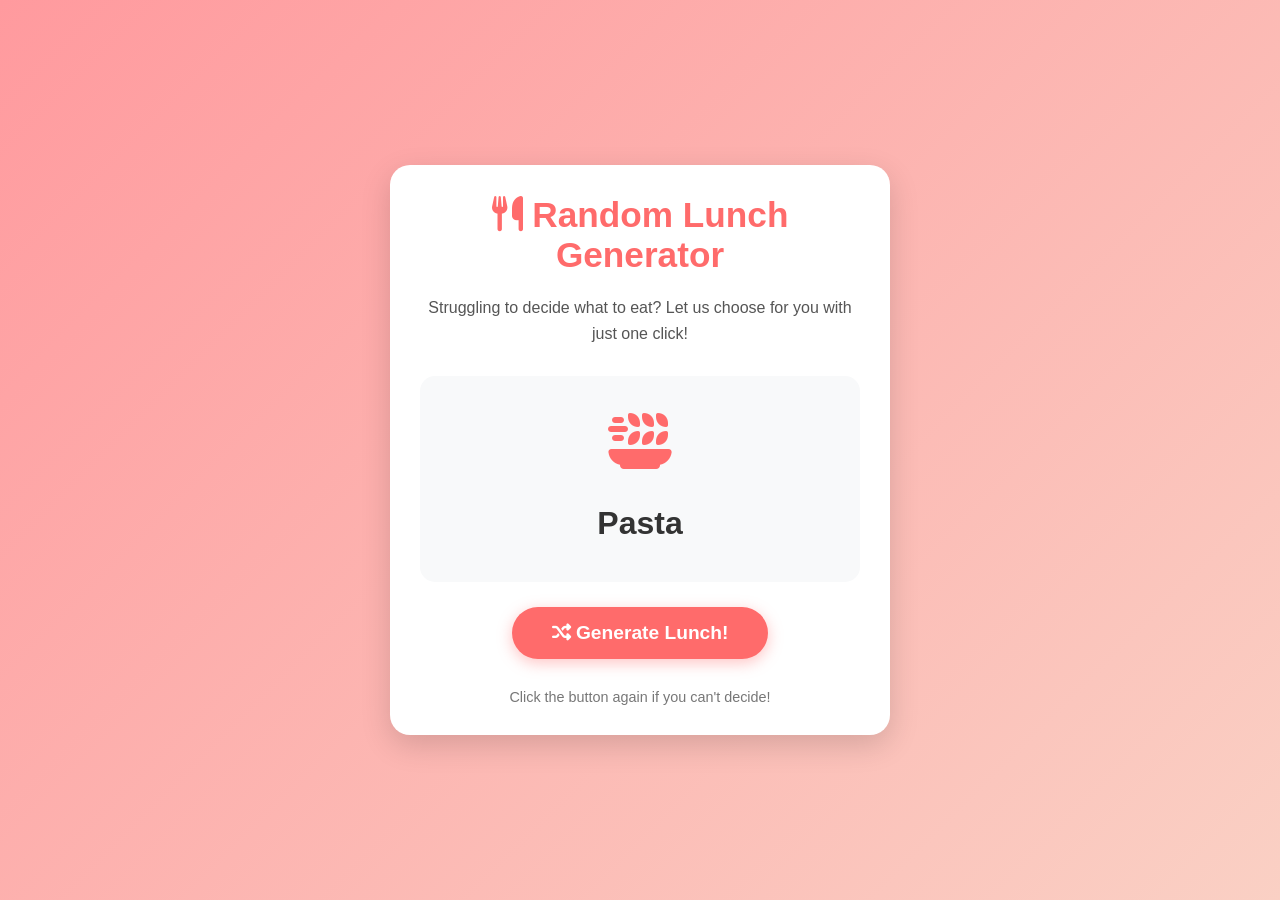
<file: week1/index.html>
<!DOCTYPE html>
<html lang="en">
<head>
    <meta charset="UTF-8">
    <meta name="viewport" content="width=device-width, initial-scale=1.0">
    <title>Random Lunch Menu Generator</title>
    <link
        rel="stylesheet"
        href="https://cdnjs.cloudflare.com/ajax/libs/font-awesome/6.4.0/css/all.min.css"
    >
    <link rel="stylesheet" href="style.css">
    <script src="script.js" defer></script>
</head>
<body>
    <main class="container">
        <h1><i class="fas fa-utensils" aria-hidden="true"></i> Random Lunch Generator</h1>
        <p class="description">
            Struggling to decide what to eat? Let us choose for you with just one click!
        </p>

        <div class="lunch-display" aria-live="polite">
            <div class="food-icon" aria-hidden="true">
                <i class="fas fa-question"></i>
            </div>
            <div class="food-name">What's for lunch?</div>
        </div>

        <button class="generate-btn" id="generateBtn" type="button">
            <i class="fas fa-random" aria-hidden="true"></i> Generate Lunch!
        </button>

        <p class="footer">Click the button again if you can't decide!</p>
    </main>
</body>
</html>
</file>
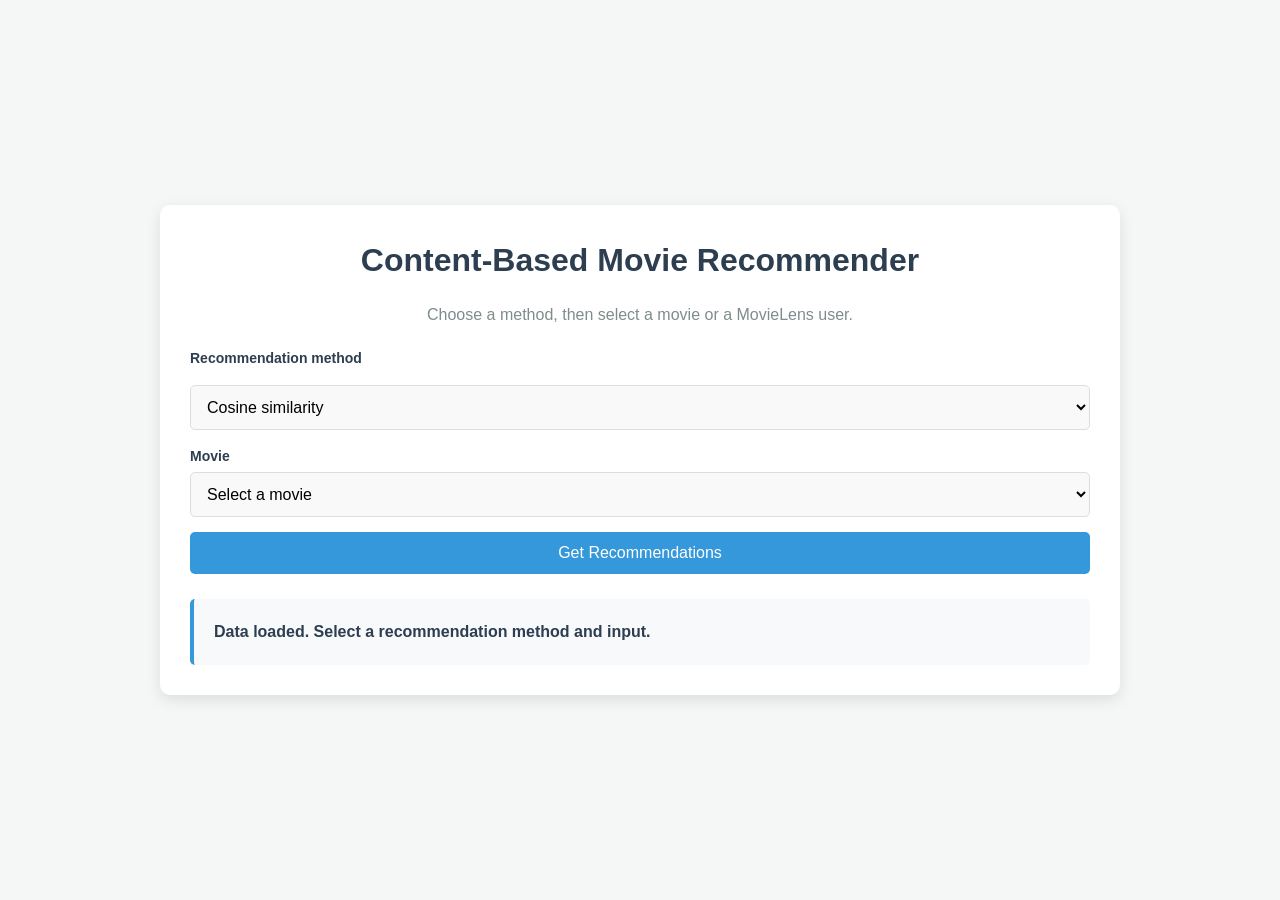
<file: week2/index.html>
<!DOCTYPE html>
<html lang="en">
<head>
    <meta charset="UTF-8">
    <meta name="viewport" content="width=device-width, initial-scale=1.0">
    <title>Content-Based Movie Recommender</title>
    <link rel="stylesheet" href="style.css?v=20260920-2">
</head>
<body>
    <div class="container">
        <h1>Content-Based Movie Recommender</h1>
        <p>Choose a method, then select a movie or a MovieLens user.</p>
        
        <div class="controls">
            <label for="similarity-select">Recommendation method</label>
            <select id="similarity-select">
                <option value="cosine" selected>Cosine similarity</option>
                <option value="jaccard">Jaccard similarity</option>
                <option value="profile">Profile-based cosine (top 3 ratings)</option>
                <option value="compare">Experiment: single item vs. profile (5-star holdout)</option>
            </select>

            <div id="movie-control" class="control-group">
                <label for="movie-select">Movie</label>
                <select id="movie-select">
                    <option value="" disabled selected>Select a movie</option>
                </select>
            </div>

            <div id="user-control" class="control-group" hidden>
                <label for="user-select">MovieLens user</label>
                <select id="user-select">
                    <option value="" disabled selected>Select a user</option>
                </select>
            </div>

            <button id="recommend-btn" onclick="getRecommendations()">Get Recommendations</button>
        </div>
        
        <div id="result-box">
            <div id="result">Please wait, loading data...</div>
        </div>
    </div>

    <script src="data.js?v=20260920-2"></script>
    <script src="script.js?v=20260920-2"></script>
</body>
</html>
</file>
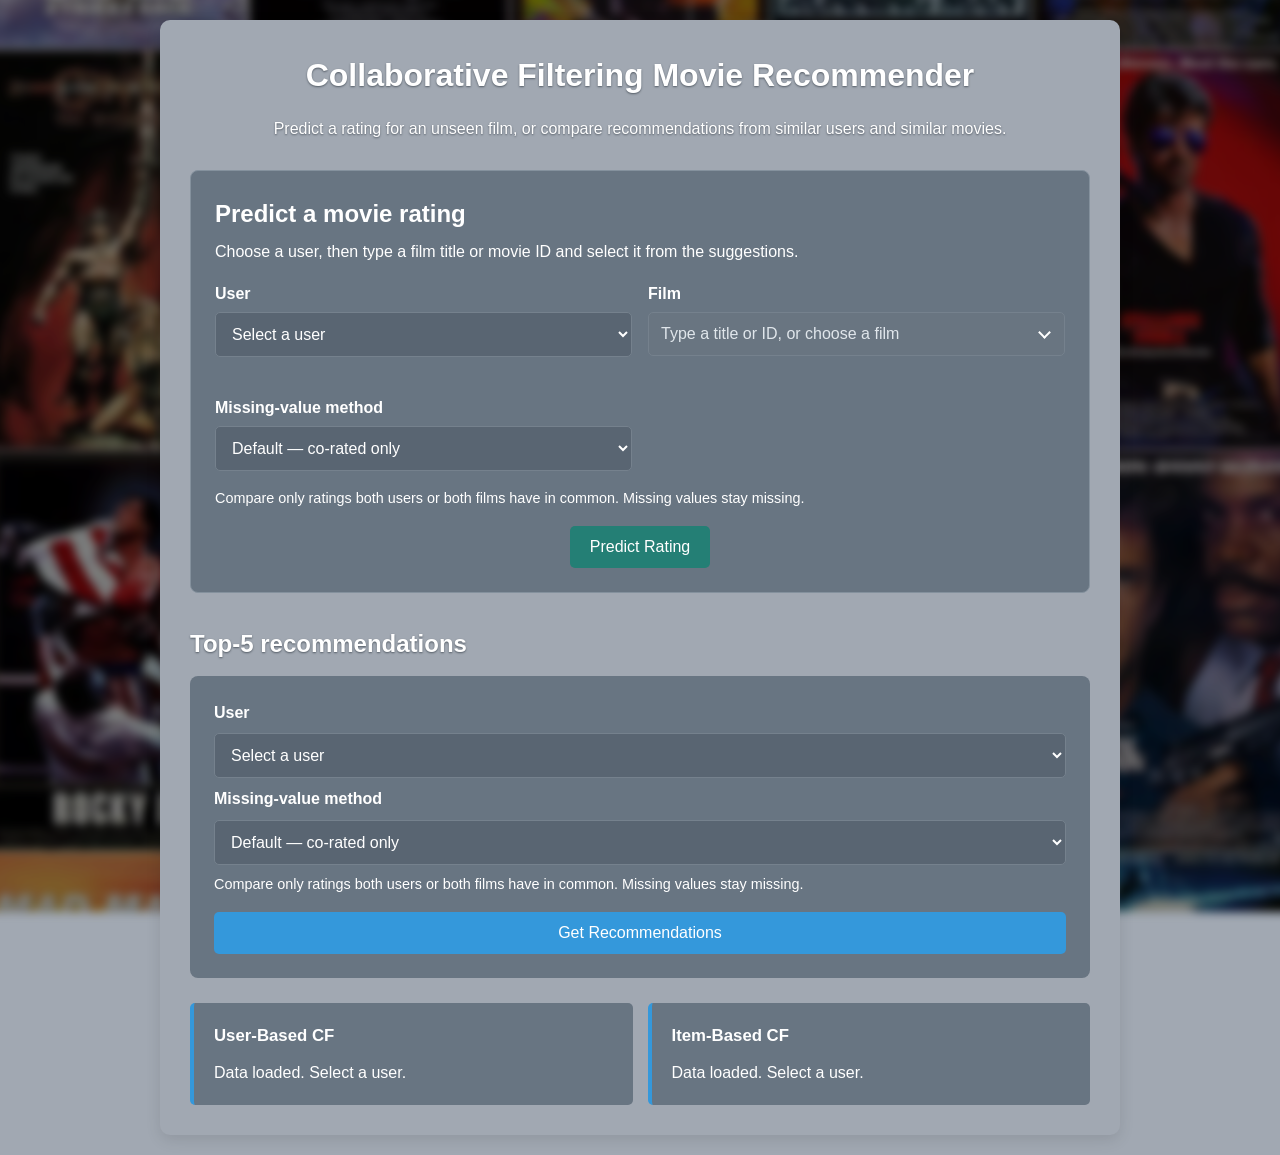
<file: week3/index.html>
<!DOCTYPE html>
<html lang="en">
<head>
    <meta charset="UTF-8">
    <meta name="viewport" content="width=device-width, initial-scale=1.0">
    <title>Collaborative Filtering Movie Recommender</title>
    <link rel="stylesheet" href="style.css">
</head>
<body>
    <div class="container">
        <h1>Collaborative Filtering Movie Recommender</h1>
        <p>Predict a rating for an unseen film, or compare recommendations from similar users and similar movies.</p>

        <section class="prediction-section" aria-labelledby="prediction-heading">
            <h2 id="prediction-heading">Predict a movie rating</h2>
            <p>Choose a user, then type a film title or movie ID and select it from the suggestions.</p>
            <div class="prediction-controls">
                <div class="prediction-field">
                    <label for="prediction-user-select">User</label>
                    <select id="prediction-user-select">
                        <option value="" selected>Select a user</option>
                    </select>
                </div>
                <div class="prediction-field">
                    <label for="prediction-movie-input">Film</label>
                    <div id="prediction-movie-combobox" class="movie-combobox">
                        <input id="prediction-movie-input" type="text" inputmode="search" role="combobox" aria-autocomplete="list" aria-haspopup="listbox" aria-expanded="false" aria-controls="prediction-movie-list" placeholder="Type a title or ID, or choose a film" autocomplete="off" aria-describedby="prediction-search-status" disabled>
                        <button id="prediction-movie-toggle" class="movie-combobox-toggle" type="button" aria-label="Show film options" disabled><span aria-hidden="true"></span></button>
                        <div id="prediction-movie-list" class="movie-combobox-list" role="listbox" aria-label="Unrated films" hidden></div>
                    </div>
                    <span id="prediction-search-status" class="field-hint" role="status" aria-live="polite"></span>
                </div>
                <div class="prediction-field">
                    <label for="prediction-method">Missing-value method</label>
                    <select id="prediction-method">
                        <option value="co-rated" selected>Default — co-rated only</option>
                        <option value="user-mean">User mean imputation</option>
                        <option value="common-weight">Weight by common ratings (no fill)</option>
                        <option value="matrix-factorization">Matrix factorization</option>
                    </select>
                </div>
            </div>
            <p id="prediction-method-description" class="method-description"></p>
            <button id="predict-rating-btn" type="button">Predict Rating</button>
            <p id="prediction-status" class="status-message" role="status" aria-live="polite"></p>
            <div id="prediction-result" class="prediction-result" hidden>
                <h3 id="prediction-context"></h3>
                <div class="prediction-scores">
                    <div class="prediction-score">
                        <h4>User-Based CF</h4>
                        <strong id="prediction-user-score"></strong>
                        <p id="prediction-user-evidence"></p>
                    </div>
                    <div class="prediction-score">
                        <h4>Item-Based CF</h4>
                        <strong id="prediction-item-score"></strong>
                        <p id="prediction-item-evidence"></p>
                    </div>
                </div>
            </div>
        </section>

        <h2 class="recommendations-heading">Top-5 recommendations</h2>
        <div class="controls">
            <label for="user-select">User</label>
            <select id="user-select">
                <option value="" disabled selected>Select a user</option>
            </select>
            <label for="missing-value-method">Missing-value method</label>
            <select id="missing-value-method" onchange="handleMethodChange()">
                <option value="co-rated" selected>Default — co-rated only</option>
                <option value="user-mean">User mean imputation</option>
                <option value="common-weight">Weight by common ratings (no fill)</option>
                <option value="matrix-factorization">Matrix factorization</option>
            </select>
            <p id="method-description" class="method-description">Compare only ratings both users or both films have in common. Missing values stay missing.</p>
            <button id="recommend-btn" onclick="getRecommendations()">Get Recommendations</button>
            <p id="status-message" class="status-message" role="status" aria-live="polite"></p>
        </div>

        <div id="result-box">
            <div class="result-column">
                <h2>User-Based CF</h2>
                <div id="user-based-result"><p>Please wait, loading data...</p></div>
                <details id="user-based-explanation" class="explanation" hidden>
                    <summary>How were these recommendations made?</summary>
                    <div class="explanation-content"></div>
                </details>
            </div>
            <div class="result-column">
                <h2>Item-Based CF</h2>
                <div id="item-based-result"><p>Please wait, loading data...</p></div>
                <details id="item-based-explanation" class="explanation" hidden>
                    <summary>How were these recommendations made?</summary>
                    <div class="explanation-content"></div>
                </details>
            </div>
        </div>
    </div>

    <script src="data.js"></script>
    <script src="script.js"></script>
</body>
</html>
</file>
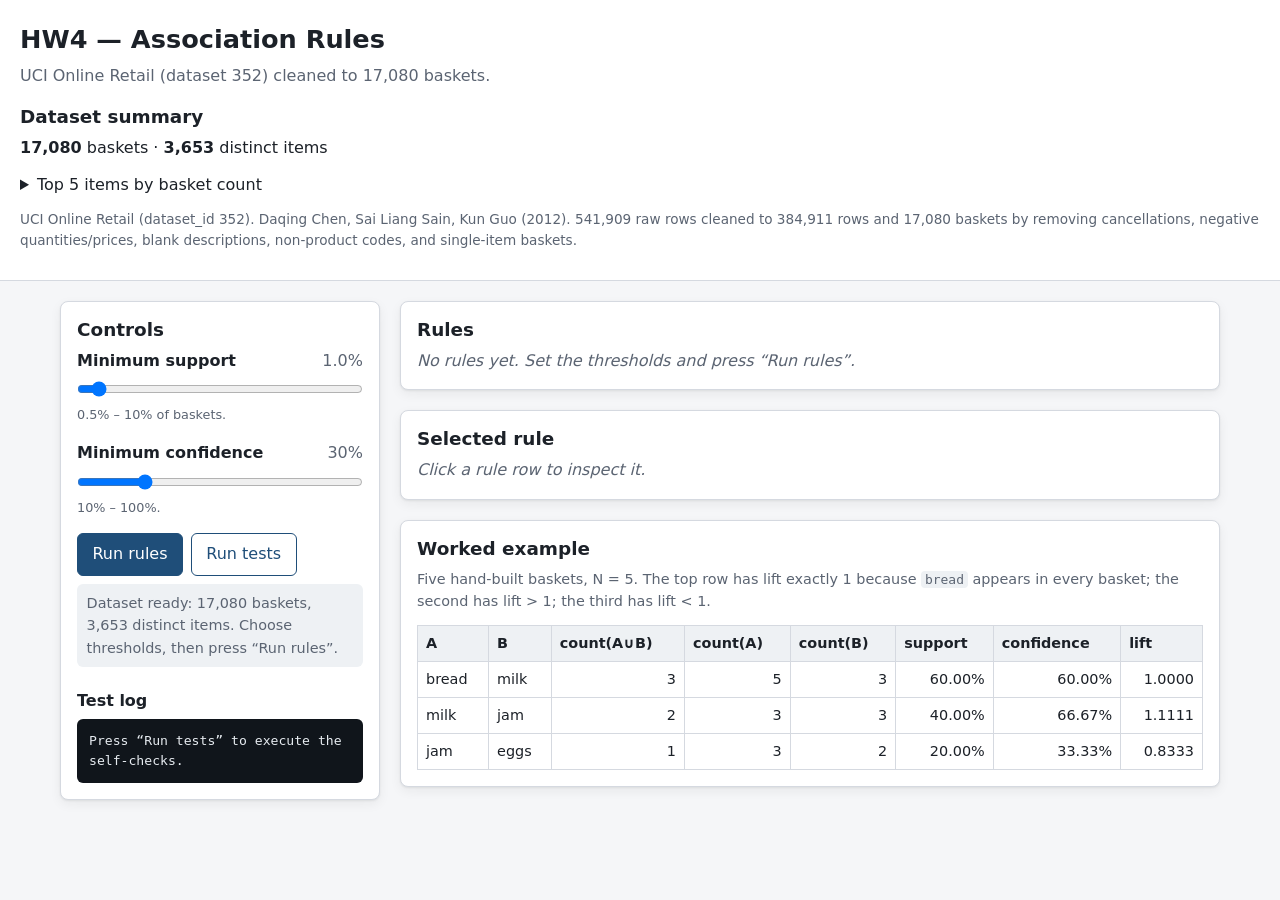
<file: week4/index.html>
<!DOCTYPE html>
<html lang="en">
<head>
  <meta charset="utf-8">
  <meta name="viewport" content="width=device-width, initial-scale=1">
  <title>HW4 — Association Rules</title>
  <link rel="stylesheet" href="style.css">
</head>
<body>
  <noscript>
    <p class="load-error">JavaScript required — please enable scripts for this directory and reload.</p>
  </noscript>
  <header class="site-header">
    <h1>HW4 — Association Rules</h1>
    <p class="subtitle">UCI Online Retail (dataset 352) cleaned to 17,080 baskets.</p>
    <section id="dataset-summary" aria-labelledby="dataset-summary-heading" class="summary">
      <h2 id="dataset-summary-heading">Dataset summary</h2>
      <div id="dataset-summary-body">
        <p class="empty-state">Loading dataset…</p>
      </div>
    </section>
  </header>

  <div class="layout">
    <aside class="sidebar" aria-labelledby="controls-heading">
      <h2 id="controls-heading">Controls</h2>

      <div class="control">
        <label for="min-support">
          Minimum support
          <output id="min-support-value" for="min-support">1.0%</output>
        </label>
        <input type="range" id="min-support" name="min-support"
               min="0.5" max="10" step="0.5" value="1"
               aria-describedby="min-support-hint">
        <p class="hint" id="min-support-hint">0.5% – 10% of baskets.</p>
      </div>

      <div class="control">
        <label for="min-confidence">
          Minimum confidence
          <output id="min-confidence-value" for="min-confidence">30%</output>
        </label>
        <input type="range" id="min-confidence" name="min-confidence"
               min="10" max="100" step="5" value="30"
               aria-describedby="min-confidence-hint">
        <p class="hint" id="min-confidence-hint">10% – 100%.</p>
      </div>

      <div class="button-row">
        <button type="button" id="run-rules">Run rules</button>
        <button type="button" id="run-tests" class="secondary">Run tests</button>
      </div>

      <p id="status" class="status" role="status" aria-live="polite">Loading…</p>

      <h3 id="test-log-heading">Test log</h3>
      <pre id="testLog" class="test-log" tabindex="0" aria-labelledby="test-log-heading">Press “Run tests” to execute the self-checks.</pre>
    </aside>

    <main>
      <section aria-labelledby="results-heading">
        <h2 id="results-heading">Rules</h2>
        <div id="results">
          <p class="empty-state">No rules yet. Set the thresholds and press “Run rules”.</p>
        </div>
      </section>

      <section aria-labelledby="detail-heading" class="panel">
        <h2 id="detail-heading">Selected rule</h2>
        <div id="rule-detail">
          <p class="empty-state">Click a rule row to inspect it.</p>
        </div>
      </section>

      <section aria-labelledby="example-heading" class="panel">
        <h2 id="example-heading">Worked example</h2>
        <div id="worked-example"></div>
      </section>
    </main>
  </div>

  <script src="transactions.js"></script>
  <script src="script.js"></script>
</body>
</html>
</file>
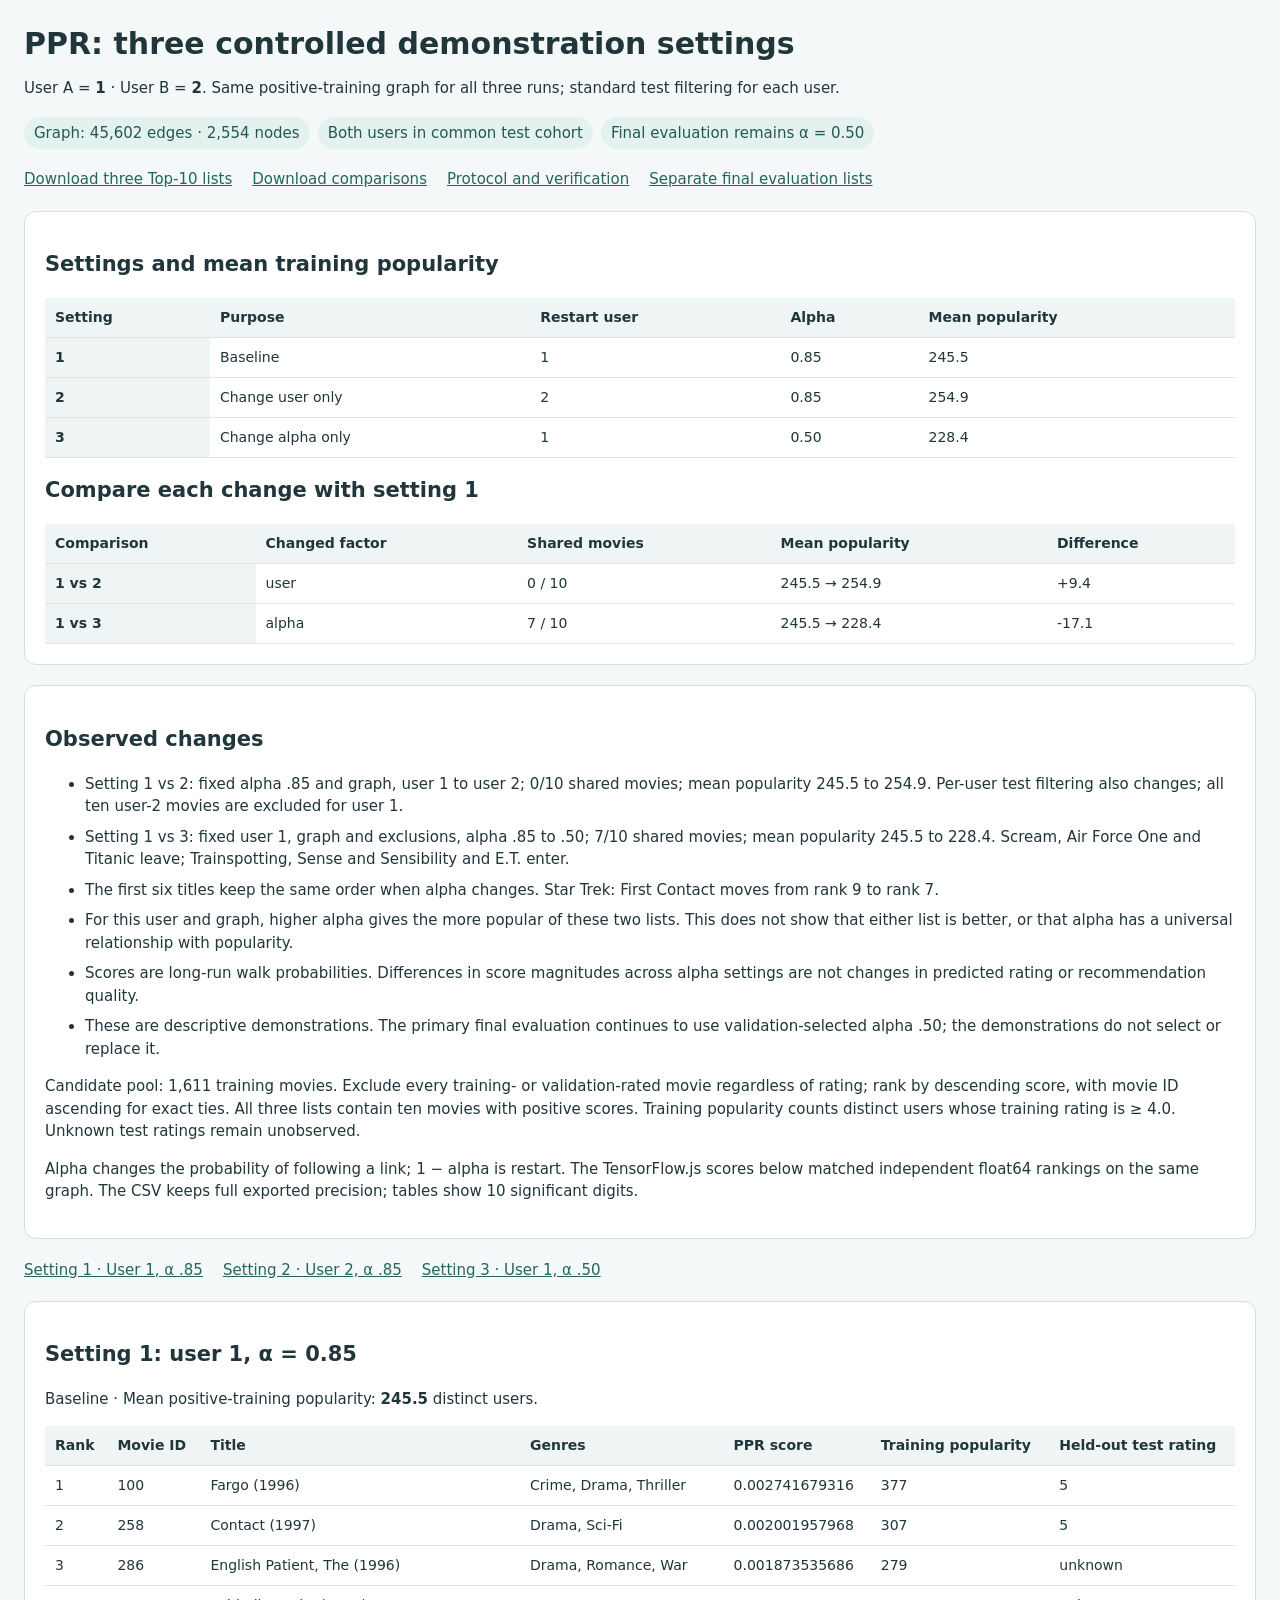
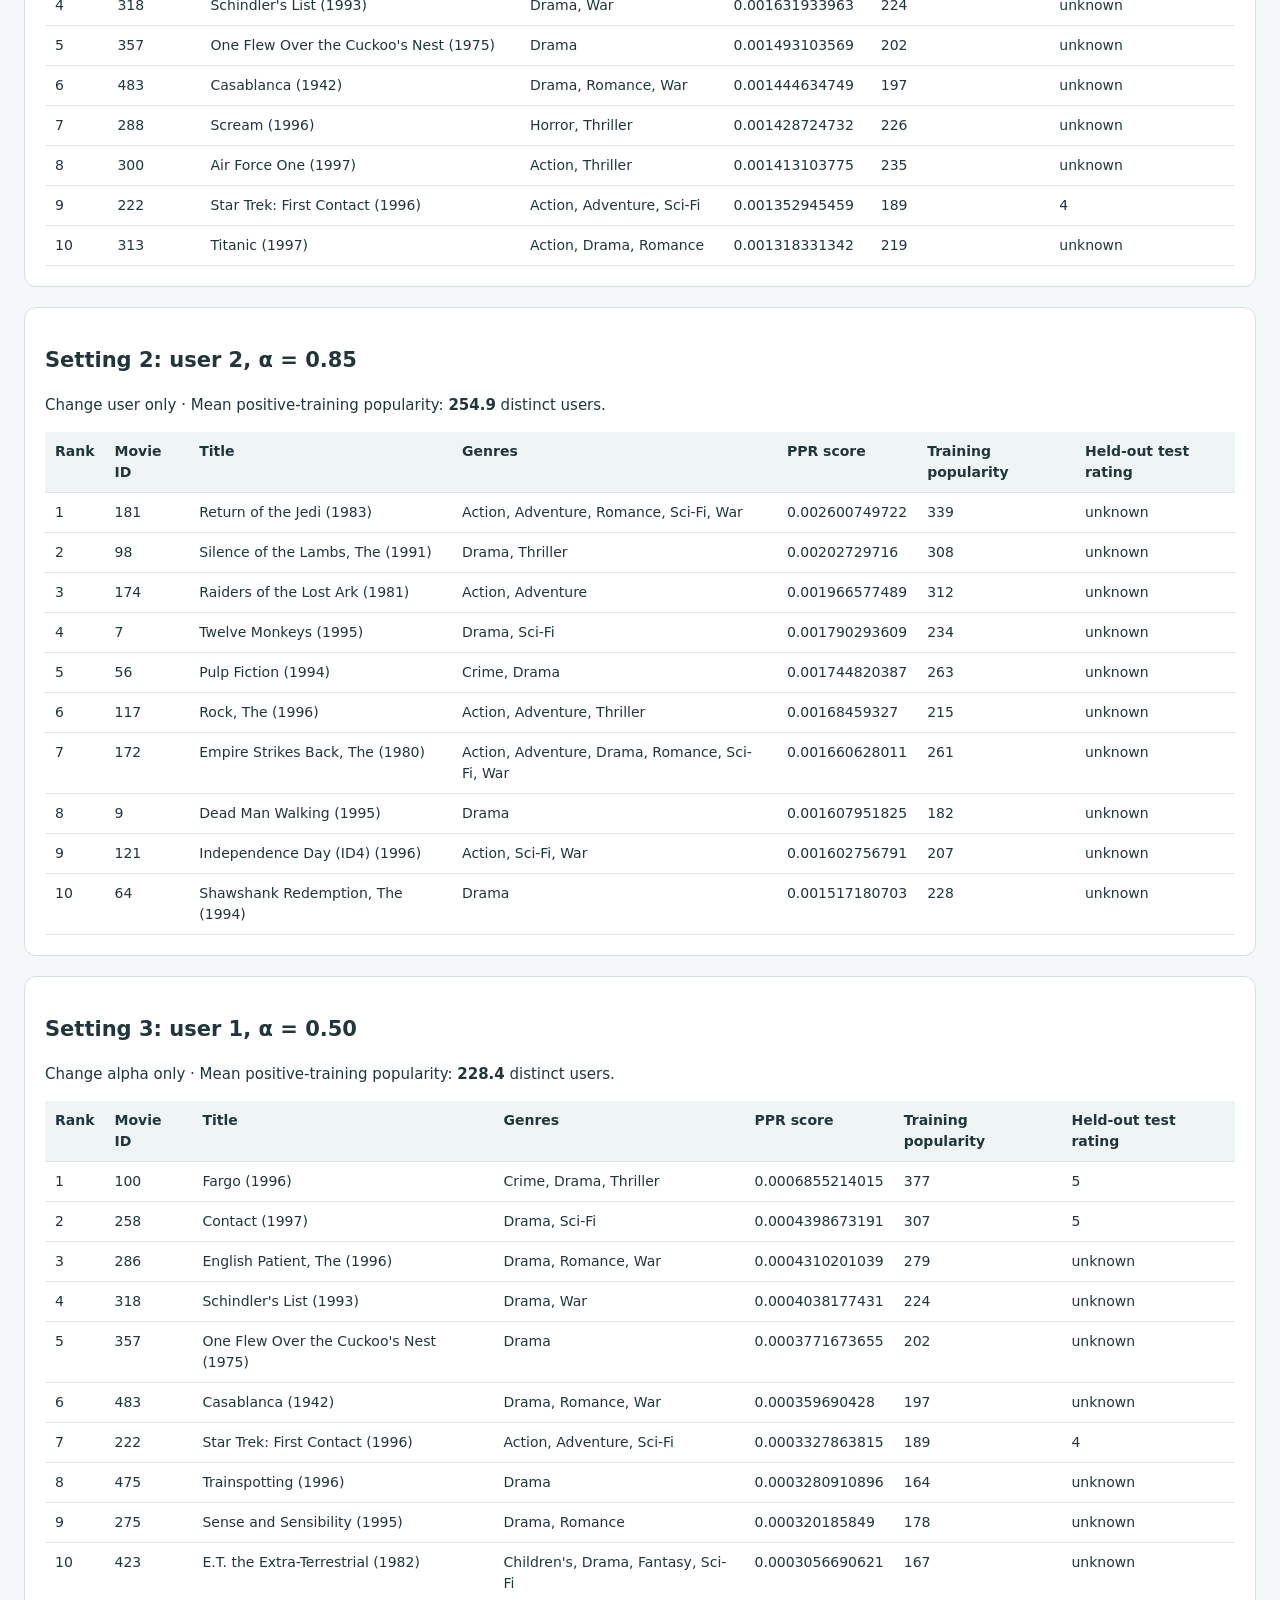
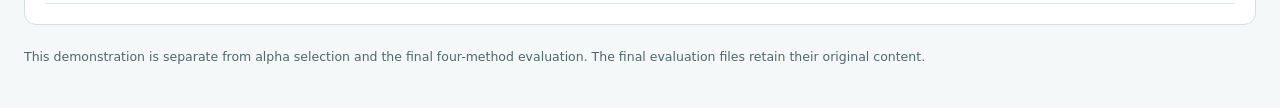
<file: week6/results/ppr_demonstration/index.html>
<!doctype html><html lang="en"><head><meta charset="utf-8"><meta name="viewport" content="width=device-width,initial-scale=1"><title>HW6 — Three PPR demonstration settings</title><style>
body{margin:0;background:#f5f8f8;color:#21363b;font:15px/1.5 system-ui,sans-serif}main{max-width:1280px;margin:auto;padding:26px 24px}h1{font-size:30px;line-height:1.2;margin:0 0 12px}h2{font-size:21px}section,.card{padding:20px;margin:20px 0;background:white;border:1px solid #d3dfe0;border-radius:12px}.tag{display:inline-block;padding:5px 10px;margin:2px 8px 4px 0;border-radius:20px;background:#e4f2ef;color:#255853}nav{display:flex;flex-wrap:wrap;gap:8px 20px}a{color:#22665f}.scroll{overflow-x:auto}table{width:100%;border-collapse:collapse;font-size:14px}th,td{padding:9px 10px;border-bottom:1px solid #dee6e7;text-align:left;vertical-align:top}th{background:#eef5f4}section td:nth-child(3){min-width:190px}section td:nth-child(4){min-width:160px}small{color:#50676b}li{margin:8px 0}section{scroll-margin-top:20px}@media(max-width:600px){main{padding:18px 12px}h1{font-size:25px}section,.card{padding:14px}}
</style></head><body><main><h1>PPR: three controlled demonstration settings</h1><p>User A = <strong>1</strong> · User B = <strong>2</strong>. Same positive-training graph for all three runs; standard test filtering for each user.</p><p><span class="tag">Graph: 45,602 edges · 2,554 nodes</span><span class="tag">Both users in common test cohort</span><span class="tag">Final evaluation remains α = 0.50</span></p><nav><a href="recommendations.csv" download>Download three Top-10 lists</a><a href="comparisons.csv" download>Download comparisons</a><a href="experiment.json">Protocol and verification</a><a href="../users_1_2/index.html">Separate final evaluation lists</a></nav><div class="card"><h2>Settings and mean training popularity</h2><div class="scroll"><table><thead><tr><th>Setting</th><th>Purpose</th><th>Restart user</th><th>Alpha</th><th>Mean popularity</th></tr></thead><tbody><tr><th>1</th><td>Baseline</td><td>1</td><td>0.85</td><td>245.5</td></tr><tr><th>2</th><td>Change user only</td><td>2</td><td>0.85</td><td>254.9</td></tr><tr><th>3</th><td>Change alpha only</td><td>1</td><td>0.50</td><td>228.4</td></tr></tbody></table></div><h2>Compare each change with setting 1</h2><div class="scroll"><table><thead><tr><th>Comparison</th><th>Changed factor</th><th>Shared movies</th><th>Mean popularity</th><th>Difference</th></tr></thead><tbody><tr><th>1 vs 2</th><td>user</td><td>0 / 10</td><td>245.5 → 254.9</td><td>+9.4</td></tr><tr><th>1 vs 3</th><td>alpha</td><td>7 / 10</td><td>245.5 → 228.4</td><td>-17.1</td></tr></tbody></table></div></div><div class="card"><h2>Observed changes</h2><ul><li>Setting 1 vs 2: fixed alpha .85 and graph, user 1 to user 2; 0/10 shared movies; mean popularity 245.5 to 254.9. Per-user test filtering also changes; all ten user-2 movies are excluded for user 1.</li><li>Setting 1 vs 3: fixed user 1, graph and exclusions, alpha .85 to .50; 7/10 shared movies; mean popularity 245.5 to 228.4. Scream, Air Force One and Titanic leave; Trainspotting, Sense and Sensibility and E.T. enter.</li><li>The first six titles keep the same order when alpha changes. Star Trek: First Contact moves from rank 9 to rank 7.</li><li>For this user and graph, higher alpha gives the more popular of these two lists. This does not show that either list is better, or that alpha has a universal relationship with popularity.</li><li>Scores are long-run walk probabilities. Differences in score magnitudes across alpha settings are not changes in predicted rating or recommendation quality.</li><li>These are descriptive demonstrations. The primary final evaluation continues to use validation-selected alpha .50; the demonstrations do not select or replace it.</li></ul><p>Candidate pool: 1,611 training movies. Exclude every training- or validation-rated movie regardless of rating; rank by descending score, with movie ID ascending for exact ties. All three lists contain ten movies with positive scores. Training popularity counts distinct users whose training rating is ≥ 4.0. Unknown test ratings remain unobserved.</p><p>Alpha changes the probability of following a link; 1 − alpha is restart. The TensorFlow.js scores below matched independent float64 rankings on the same graph. The CSV keeps full exported precision; tables show 10 significant digits.</p></div><nav><a href="#setting-1">Setting 1 · User 1, α .85</a><a href="#setting-2">Setting 2 · User 2, α .85</a><a href="#setting-3">Setting 3 · User 1, α .50</a></nav><section id="setting-1"><h2>Setting 1: user 1, α = 0.85</h2><p>Baseline · Mean positive-training popularity: <strong>245.5</strong> distinct users.</p><div class="scroll"><table><thead><tr><th>Rank</th><th>Movie ID</th><th>Title</th><th>Genres</th><th>PPR score</th><th>Training popularity</th><th>Held-out test rating</th></tr></thead><tbody><tr><td>1</td><td>100</td><td>Fargo (1996)</td><td>Crime, Drama, Thriller</td><td>0.002741679316</td><td>377</td><td>5</td></tr><tr><td>2</td><td>258</td><td>Contact (1997)</td><td>Drama, Sci-Fi</td><td>0.002001957968</td><td>307</td><td>5</td></tr><tr><td>3</td><td>286</td><td>English Patient, The (1996)</td><td>Drama, Romance, War</td><td>0.001873535686</td><td>279</td><td>unknown</td></tr><tr><td>4</td><td>318</td><td>Schindler&#x27;s List (1993)</td><td>Drama, War</td><td>0.001631933963</td><td>224</td><td>unknown</td></tr><tr><td>5</td><td>357</td><td>One Flew Over the Cuckoo&#x27;s Nest (1975)</td><td>Drama</td><td>0.001493103569</td><td>202</td><td>unknown</td></tr><tr><td>6</td><td>483</td><td>Casablanca (1942)</td><td>Drama, Romance, War</td><td>0.001444634749</td><td>197</td><td>unknown</td></tr><tr><td>7</td><td>288</td><td>Scream (1996)</td><td>Horror, Thriller</td><td>0.001428724732</td><td>226</td><td>unknown</td></tr><tr><td>8</td><td>300</td><td>Air Force One (1997)</td><td>Action, Thriller</td><td>0.001413103775</td><td>235</td><td>unknown</td></tr><tr><td>9</td><td>222</td><td>Star Trek: First Contact (1996)</td><td>Action, Adventure, Sci-Fi</td><td>0.001352945459</td><td>189</td><td>4</td></tr><tr><td>10</td><td>313</td><td>Titanic (1997)</td><td>Action, Drama, Romance</td><td>0.001318331342</td><td>219</td><td>unknown</td></tr></tbody></table></div></section><section id="setting-2"><h2>Setting 2: user 2, α = 0.85</h2><p>Change user only · Mean positive-training popularity: <strong>254.9</strong> distinct users.</p><div class="scroll"><table><thead><tr><th>Rank</th><th>Movie ID</th><th>Title</th><th>Genres</th><th>PPR score</th><th>Training popularity</th><th>Held-out test rating</th></tr></thead><tbody><tr><td>1</td><td>181</td><td>Return of the Jedi (1983)</td><td>Action, Adventure, Romance, Sci-Fi, War</td><td>0.002600749722</td><td>339</td><td>unknown</td></tr><tr><td>2</td><td>98</td><td>Silence of the Lambs, The (1991)</td><td>Drama, Thriller</td><td>0.00202729716</td><td>308</td><td>unknown</td></tr><tr><td>3</td><td>174</td><td>Raiders of the Lost Ark (1981)</td><td>Action, Adventure</td><td>0.001966577489</td><td>312</td><td>unknown</td></tr><tr><td>4</td><td>7</td><td>Twelve Monkeys (1995)</td><td>Drama, Sci-Fi</td><td>0.001790293609</td><td>234</td><td>unknown</td></tr><tr><td>5</td><td>56</td><td>Pulp Fiction (1994)</td><td>Crime, Drama</td><td>0.001744820387</td><td>263</td><td>unknown</td></tr><tr><td>6</td><td>117</td><td>Rock, The (1996)</td><td>Action, Adventure, Thriller</td><td>0.00168459327</td><td>215</td><td>unknown</td></tr><tr><td>7</td><td>172</td><td>Empire Strikes Back, The (1980)</td><td>Action, Adventure, Drama, Romance, Sci-Fi, War</td><td>0.001660628011</td><td>261</td><td>unknown</td></tr><tr><td>8</td><td>9</td><td>Dead Man Walking (1995)</td><td>Drama</td><td>0.001607951825</td><td>182</td><td>unknown</td></tr><tr><td>9</td><td>121</td><td>Independence Day (ID4) (1996)</td><td>Action, Sci-Fi, War</td><td>0.001602756791</td><td>207</td><td>unknown</td></tr><tr><td>10</td><td>64</td><td>Shawshank Redemption, The (1994)</td><td>Drama</td><td>0.001517180703</td><td>228</td><td>unknown</td></tr></tbody></table></div></section><section id="setting-3"><h2>Setting 3: user 1, α = 0.50</h2><p>Change alpha only · Mean positive-training popularity: <strong>228.4</strong> distinct users.</p><div class="scroll"><table><thead><tr><th>Rank</th><th>Movie ID</th><th>Title</th><th>Genres</th><th>PPR score</th><th>Training popularity</th><th>Held-out test rating</th></tr></thead><tbody><tr><td>1</td><td>100</td><td>Fargo (1996)</td><td>Crime, Drama, Thriller</td><td>0.0006855214015</td><td>377</td><td>5</td></tr><tr><td>2</td><td>258</td><td>Contact (1997)</td><td>Drama, Sci-Fi</td><td>0.0004398673191</td><td>307</td><td>5</td></tr><tr><td>3</td><td>286</td><td>English Patient, The (1996)</td><td>Drama, Romance, War</td><td>0.0004310201039</td><td>279</td><td>unknown</td></tr><tr><td>4</td><td>318</td><td>Schindler&#x27;s List (1993)</td><td>Drama, War</td><td>0.0004038177431</td><td>224</td><td>unknown</td></tr><tr><td>5</td><td>357</td><td>One Flew Over the Cuckoo&#x27;s Nest (1975)</td><td>Drama</td><td>0.0003771673655</td><td>202</td><td>unknown</td></tr><tr><td>6</td><td>483</td><td>Casablanca (1942)</td><td>Drama, Romance, War</td><td>0.000359690428</td><td>197</td><td>unknown</td></tr><tr><td>7</td><td>222</td><td>Star Trek: First Contact (1996)</td><td>Action, Adventure, Sci-Fi</td><td>0.0003327863815</td><td>189</td><td>4</td></tr><tr><td>8</td><td>475</td><td>Trainspotting (1996)</td><td>Drama</td><td>0.0003280910896</td><td>164</td><td>unknown</td></tr><tr><td>9</td><td>275</td><td>Sense and Sensibility (1995)</td><td>Drama, Romance</td><td>0.000320185849</td><td>178</td><td>unknown</td></tr><tr><td>10</td><td>423</td><td>E.T. the Extra-Terrestrial (1982)</td><td>Children&#x27;s, Drama, Fantasy, Sci-Fi</td><td>0.0003056690621</td><td>167</td><td>unknown</td></tr></tbody></table></div></section><p><small>This demonstration is separate from alpha selection and the final four-method evaluation. The final evaluation files retain their original content.</small></p></main></body></html>
</file>
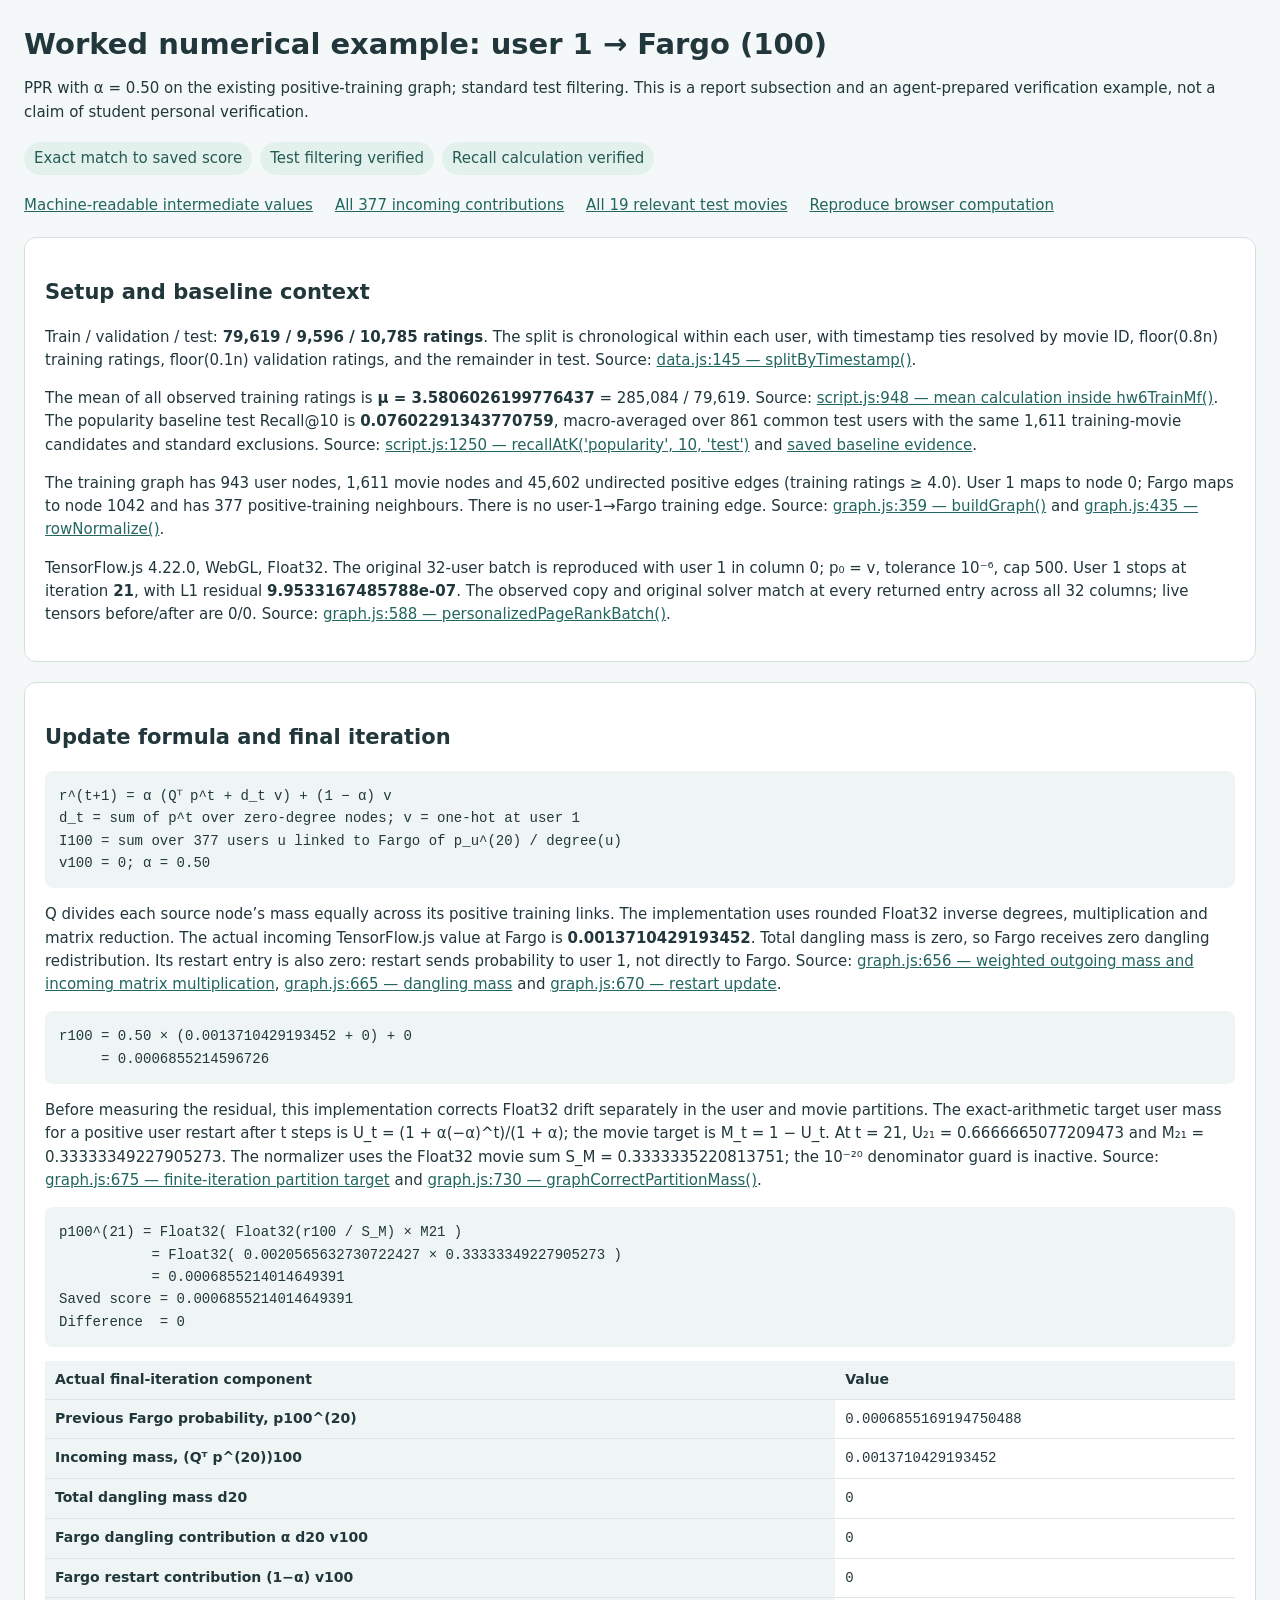
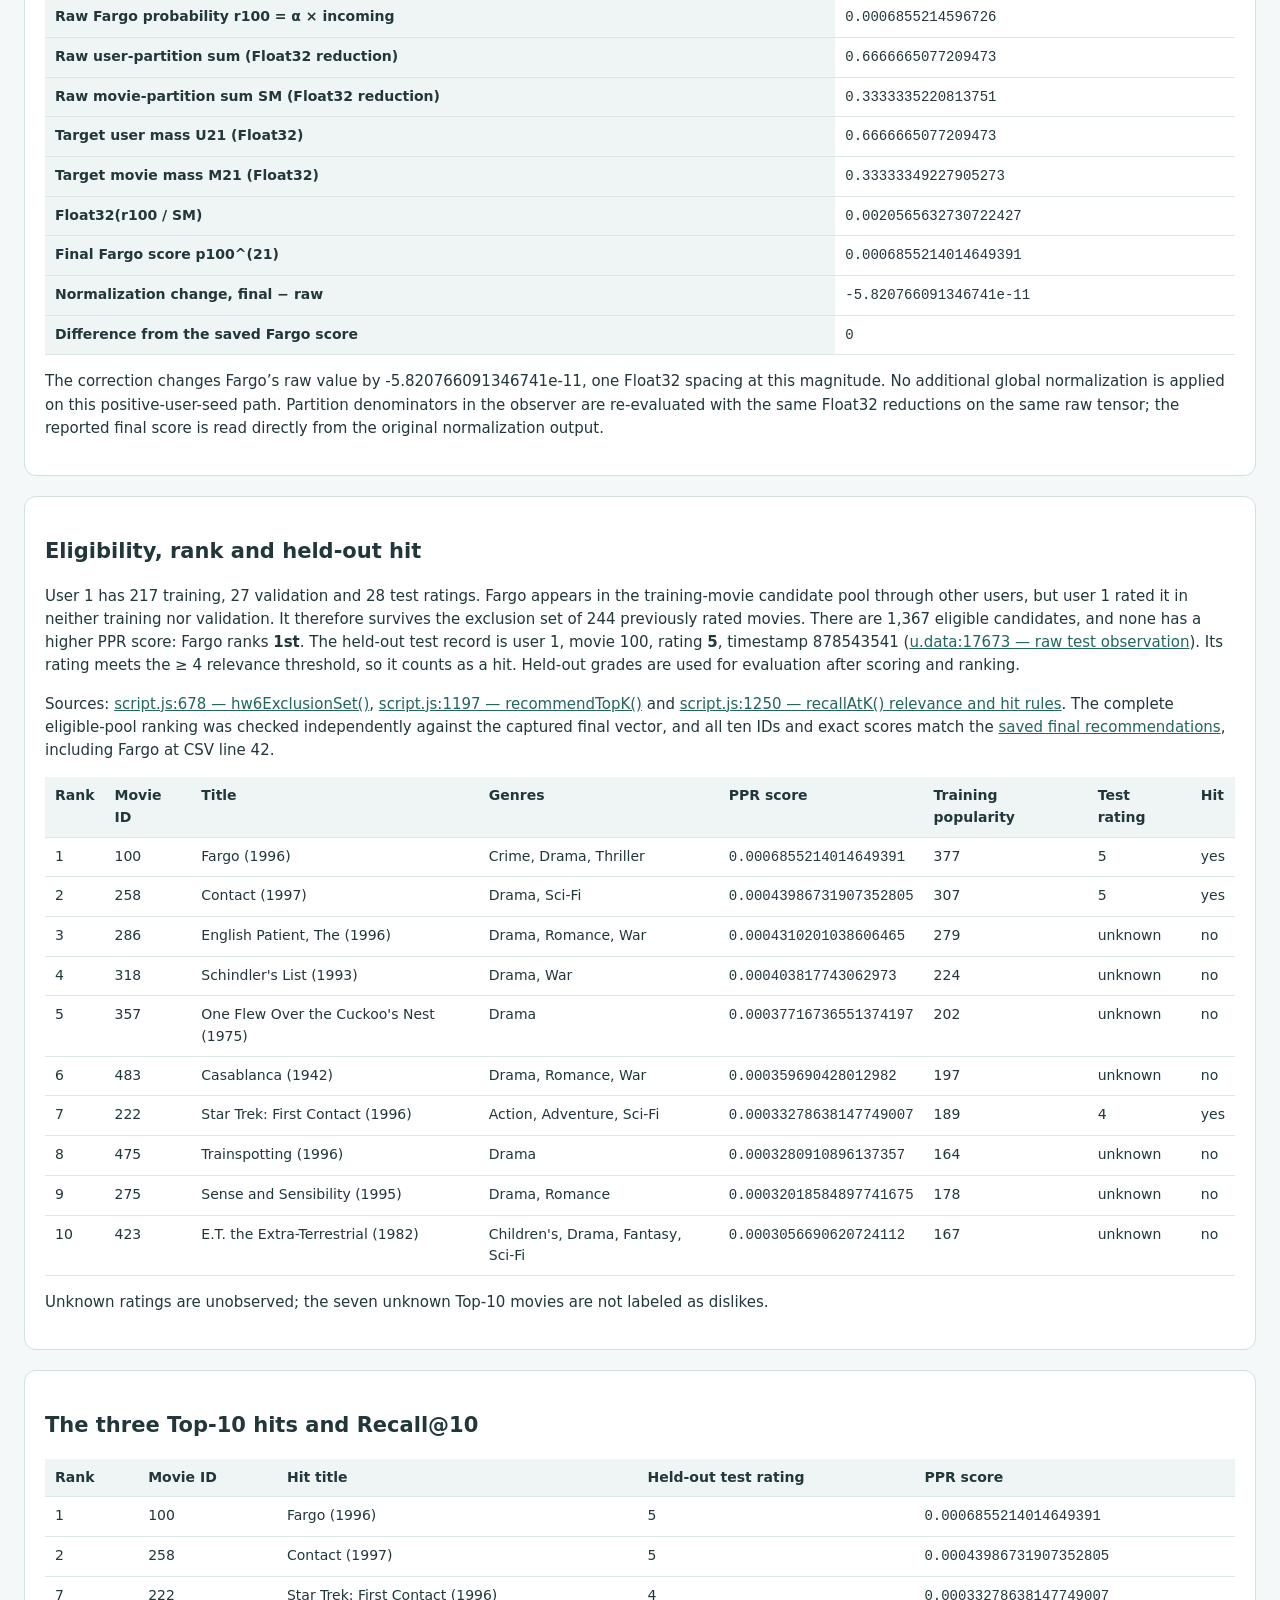
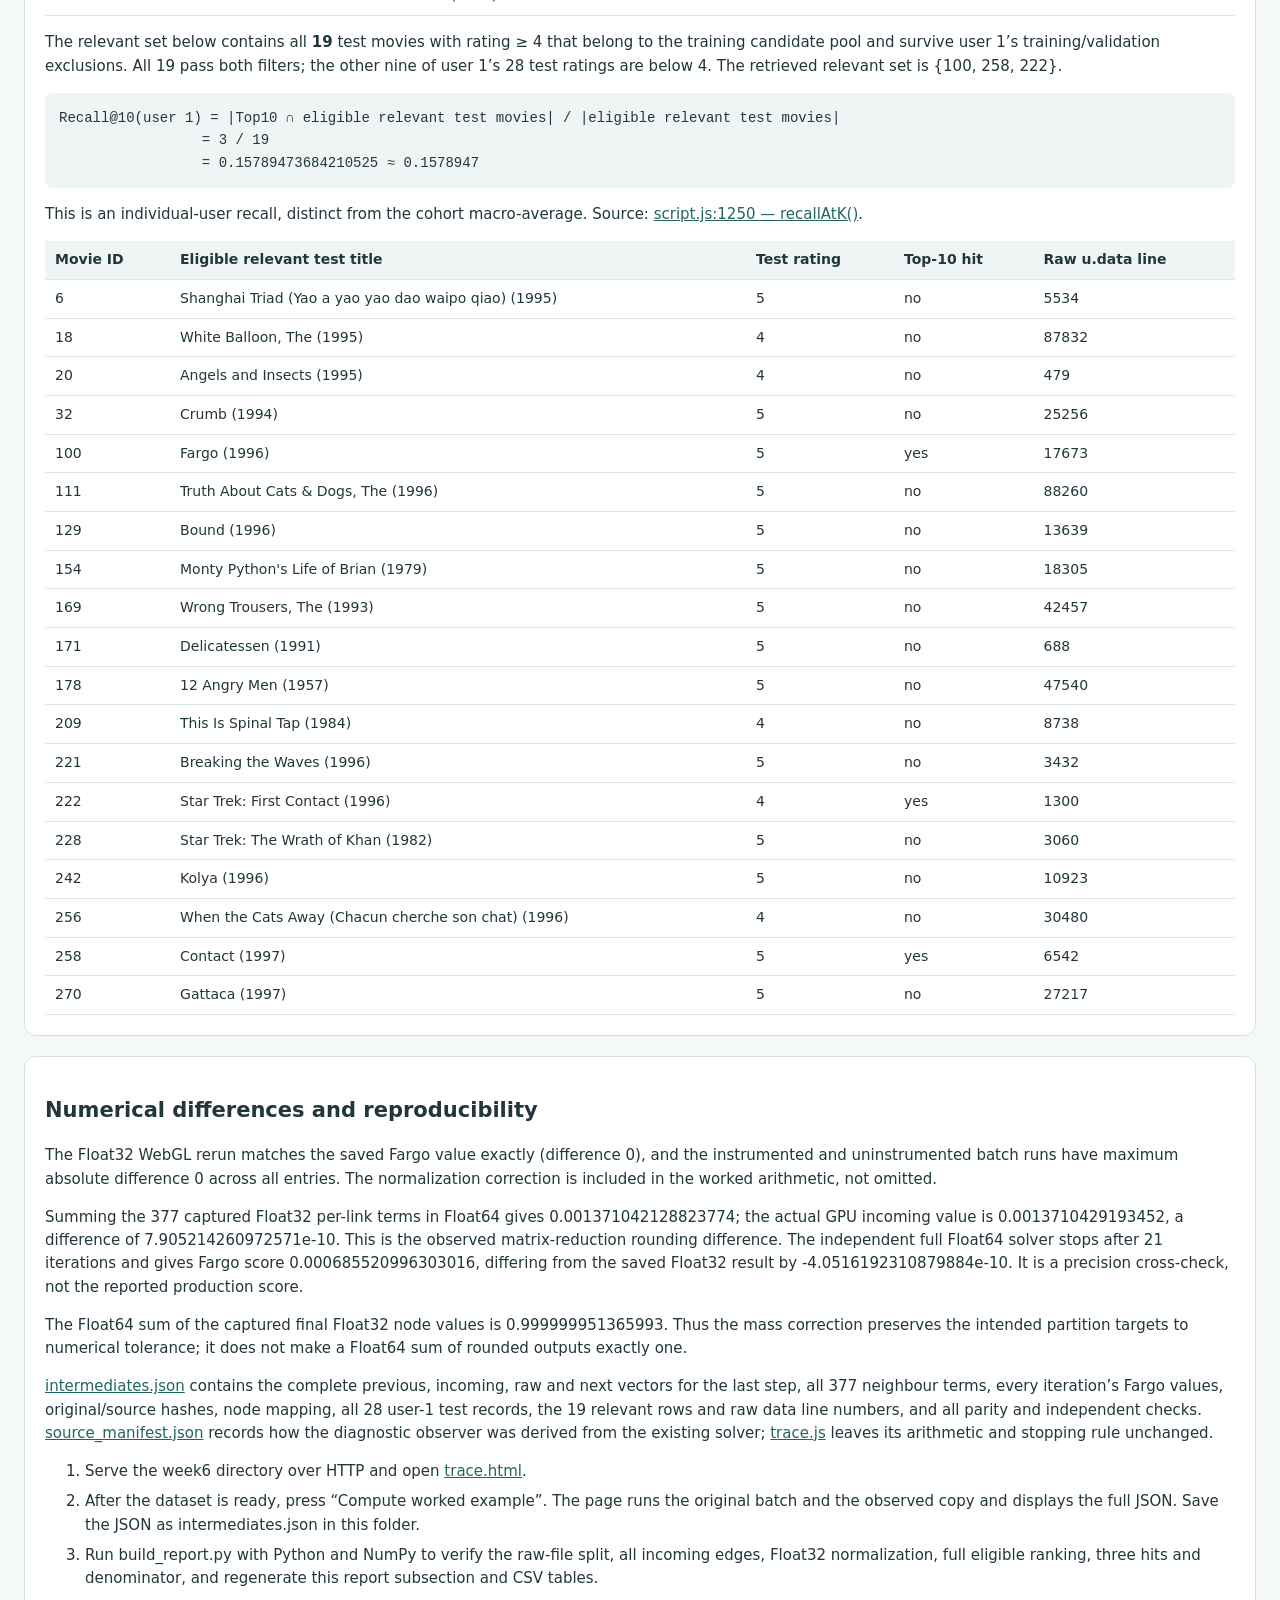
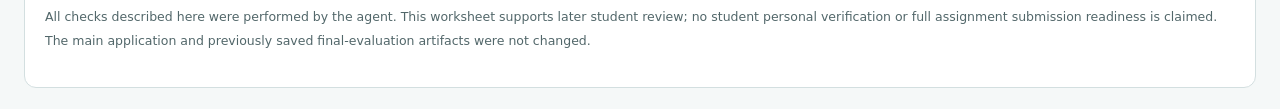
<file: week6/results/user1_fargo_worked/index.html>
<!doctype html><html lang="en"><head><meta charset="utf-8"><meta name="viewport" content="width=device-width,initial-scale=1"><title>HW6 worked example — User 1, Fargo, PPR α = 0.50</title><style>
body{font:15px/1.55 system-ui,sans-serif;color:#21373b;background:#f5f8f8;margin:0}main{max-width:1280px;margin:auto;padding:26px 24px}h1{font-size:29px;line-height:1.25;margin:0 0 14px}h2{font-size:21px}section{background:white;border:1px solid #d3dfe0;border-radius:12px;margin:20px 0;padding:20px}table{border-collapse:collapse;width:100%;font-size:14px}th,td{padding:8px 10px;border-bottom:1px solid #dde6e7;text-align:left;vertical-align:top}th{background:#eef5f4}a{color:#22665f}nav{display:flex;flex-wrap:wrap;gap:8px 22px}.scroll{overflow-x:auto}.tag{display:inline-block;background:#e3f1ed;color:#255a52;padding:5px 10px;border-radius:20px;margin:3px 8px 4px 0}pre{white-space:pre-wrap;overflow-wrap:anywhere;font:14px/1.6 ui-monospace,monospace;background:#eef5f4;padding:14px;border-radius:8px}code{font-family:ui-monospace,monospace}small{color:#52676a}li{margin:7px 0}@media(max-width:600px){main{padding:18px 12px}section{padding:14px}h1{font-size:24px}}
</style></head><body><main>
<h1>Worked numerical example: user 1 → Fargo (100)</h1>
<p>PPR with α = 0.50 on the existing positive-training graph; standard test filtering. This is a report subsection and an agent-prepared verification example, not a claim of student personal verification.</p>
<p><span class="tag">Exact match to saved score</span><span class="tag">Test filtering verified</span><span class="tag">Recall calculation verified</span></p>
<nav><a href="intermediates.json">Machine-readable intermediate values</a><a href="incoming_contributions.csv" download>All 377 incoming contributions</a><a href="eligible_relevant_test_movies.csv" download>All 19 relevant test movies</a><a href="trace.html">Reproduce browser computation</a></nav>
<section><h2>Setup and baseline context</h2>
<p>Train / validation / test: <strong>79,619 / 9,596 / 10,785 ratings</strong>. The split is chronological within each user, with timestamp ties resolved by movie ID, floor(0.8n) training ratings, floor(0.1n) validation ratings, and the remainder in test. Source: <a href="../../data.js#L145">data.js:145 — splitByTimestamp()</a>.</p>
<p>The mean of all observed training ratings is <strong>μ = 3.5806026199776437</strong> = 285,084 / 79,619. Source: <a href="../../script.js#L948">script.js:948 — mean calculation inside hw6TrainMf()</a>. The popularity baseline test Recall@10 is <strong>0.07602291343770759</strong>, macro-averaged over 861 common test users with the same 1,611 training-movie candidates and standard exclusions. Source: <a href="../../script.js#L1250">script.js:1250 — recallAtK(&#x27;popularity&#x27;, 10, &#x27;test&#x27;)</a> and <a href="../report_preamble.json">saved baseline evidence</a>.</p>
<p>The training graph has 943 user nodes, 1,611 movie nodes and 45,602 undirected positive edges (training ratings ≥ 4.0). User 1 maps to node 0; Fargo maps to node 1042 and has 377 positive-training neighbours. There is no user-1→Fargo training edge. Source: <a href="../../graph.js#L359">graph.js:359 — buildGraph()</a> and <a href="../../graph.js#L435">graph.js:435 — rowNormalize()</a>.</p>
<p>TensorFlow.js 4.22.0, WebGL, Float32. The original 32-user batch is reproduced with user 1 in column 0; p₀ = v, tolerance 10⁻⁶, cap 500. User 1 stops at iteration <strong>21</strong>, with L1 residual <strong>9.9533167485788e-07</strong>. The observed copy and original solver match at every returned entry across all 32 columns; live tensors before/after are 0/0. Source: <a href="../../graph.js#L588">graph.js:588 — personalizedPageRankBatch()</a>.</p></section>
<section><h2>Update formula and final iteration</h2>
<pre>r^(t+1) = α (Qᵀ p^t + d_t v) + (1 − α) v
d_t = sum of p^t over zero-degree nodes; v = one-hot at user 1
I100 = sum over 377 users u linked to Fargo of p_u^(20) / degree(u)
v100 = 0; α = 0.50</pre>
<p>Q divides each source node’s mass equally across its positive training links. The implementation uses rounded Float32 inverse degrees, multiplication and matrix reduction. The actual incoming TensorFlow.js value at Fargo is <strong>0.0013710429193452</strong>. Total dangling mass is zero, so Fargo receives zero dangling redistribution. Its restart entry is also zero: restart sends probability to user 1, not directly to Fargo. Source: <a href="../../graph.js#L656">graph.js:656 — weighted outgoing mass and incoming matrix multiplication</a>, <a href="../../graph.js#L665">graph.js:665 — dangling mass</a> and <a href="../../graph.js#L670">graph.js:670 — restart update</a>.</p>
<pre>r100 = 0.50 × (0.0013710429193452 + 0) + 0
     = 0.0006855214596726</pre>
<p>Before measuring the residual, this implementation corrects Float32 drift separately in the user and movie partitions. The exact-arithmetic target user mass for a positive user restart after t steps is U_t = (1 + α(−α)^t)/(1 + α); the movie target is M_t = 1 − U_t. At t = 21, U₂₁ = 0.6666665077209473 and M₂₁ = 0.33333349227905273. The normalizer uses the Float32 movie sum S_M = 0.3333335220813751; the 10⁻²⁰ denominator guard is inactive. Source: <a href="../../graph.js#L675">graph.js:675 — finite-iteration partition target</a> and <a href="../../graph.js#L730">graph.js:730 — graphCorrectPartitionMass()</a>.</p>
<pre>p100^(21) = Float32( Float32(r100 / S_M) × M21 )
           = Float32( 0.0020565632730722427 × 0.33333349227905273 )
           = 0.0006855214014649391
Saved score = 0.0006855214014649391
Difference  = 0</pre>
<div class="scroll"><table><thead><tr><th>Actual final-iteration component</th><th>Value</th></tr></thead><tbody><tr><th scope="row">Previous Fargo probability, p100^(20)</th><td><code>0.0006855169194750488</code></td></tr><tr><th scope="row">Incoming mass, (Qᵀ p^(20))100</th><td><code>0.0013710429193452</code></td></tr><tr><th scope="row">Total dangling mass d20</th><td><code>0</code></td></tr><tr><th scope="row">Fargo dangling contribution α d20 v100</th><td><code>0</code></td></tr><tr><th scope="row">Fargo restart contribution (1−α) v100</th><td><code>0</code></td></tr><tr><th scope="row">Raw Fargo probability r100 = α × incoming</th><td><code>0.0006855214596726</code></td></tr><tr><th scope="row">Raw user-partition sum (Float32 reduction)</th><td><code>0.6666665077209473</code></td></tr><tr><th scope="row">Raw movie-partition sum SM (Float32 reduction)</th><td><code>0.3333335220813751</code></td></tr><tr><th scope="row">Target user mass U21 (Float32)</th><td><code>0.6666665077209473</code></td></tr><tr><th scope="row">Target movie mass M21 (Float32)</th><td><code>0.33333349227905273</code></td></tr><tr><th scope="row">Float32(r100 / SM)</th><td><code>0.0020565632730722427</code></td></tr><tr><th scope="row">Final Fargo score p100^(21)</th><td><code>0.0006855214014649391</code></td></tr><tr><th scope="row">Normalization change, final − raw</th><td><code>-5.820766091346741e-11</code></td></tr><tr><th scope="row">Difference from the saved Fargo score</th><td><code>0</code></td></tr></tbody></table></div>
<p>The correction changes Fargo’s raw value by -5.820766091346741e-11, one Float32 spacing at this magnitude. No additional global normalization is applied on this positive-user-seed path. Partition denominators in the observer are re-evaluated with the same Float32 reductions on the same raw tensor; the reported final score is read directly from the original normalization output.</p></section>
<section><h2>Eligibility, rank and held-out hit</h2>
<p>User 1 has 217 training, 27 validation and 28 test ratings. Fargo appears in the training-movie candidate pool through other users, but user 1 rated it in neither training nor validation. It therefore survives the exclusion set of 244 previously rated movies. There are 1,367 eligible candidates, and none has a higher PPR score: Fargo ranks <strong>1st</strong>. The held-out test record is user 1, movie 100, rating <strong>5</strong>, timestamp 878543541 (<a href="../../u.data#L17673">u.data:17673 — raw test observation</a>). Its rating meets the ≥ 4 relevance threshold, so it counts as a hit. Held-out grades are used for evaluation after scoring and ranking.</p>
<p>Sources: <a href="../../script.js#L678">script.js:678 — hw6ExclusionSet()</a>, <a href="../../script.js#L1197">script.js:1197 — recommendTopK()</a> and <a href="../../script.js#L1250">script.js:1250 — recallAtK() relevance and hit rules</a>. The complete eligible-pool ranking was checked independently against the captured final vector, and all ten IDs and exact scores match the <a href="../users_1_2/recommendations.csv">saved final recommendations</a>, including Fargo at CSV line 42.</p>
<div class="scroll"><table><thead><tr><th>Rank</th><th>Movie ID</th><th>Title</th><th>Genres</th><th>PPR score</th><th>Training popularity</th><th>Test rating</th><th>Hit</th></tr></thead><tbody><tr><td>1</td><td>100</td><td>Fargo (1996)</td><td>Crime, Drama, Thriller</td><td><code>0.0006855214014649391</code></td><td>377</td><td>5</td><td>yes</td></tr><tr><td>2</td><td>258</td><td>Contact (1997)</td><td>Drama, Sci-Fi</td><td><code>0.00043986731907352805</code></td><td>307</td><td>5</td><td>yes</td></tr><tr><td>3</td><td>286</td><td>English Patient, The (1996)</td><td>Drama, Romance, War</td><td><code>0.0004310201038606465</code></td><td>279</td><td>unknown</td><td>no</td></tr><tr><td>4</td><td>318</td><td>Schindler&#x27;s List (1993)</td><td>Drama, War</td><td><code>0.000403817743062973</code></td><td>224</td><td>unknown</td><td>no</td></tr><tr><td>5</td><td>357</td><td>One Flew Over the Cuckoo&#x27;s Nest (1975)</td><td>Drama</td><td><code>0.00037716736551374197</code></td><td>202</td><td>unknown</td><td>no</td></tr><tr><td>6</td><td>483</td><td>Casablanca (1942)</td><td>Drama, Romance, War</td><td><code>0.000359690428012982</code></td><td>197</td><td>unknown</td><td>no</td></tr><tr><td>7</td><td>222</td><td>Star Trek: First Contact (1996)</td><td>Action, Adventure, Sci-Fi</td><td><code>0.00033278638147749007</code></td><td>189</td><td>4</td><td>yes</td></tr><tr><td>8</td><td>475</td><td>Trainspotting (1996)</td><td>Drama</td><td><code>0.0003280910896137357</code></td><td>164</td><td>unknown</td><td>no</td></tr><tr><td>9</td><td>275</td><td>Sense and Sensibility (1995)</td><td>Drama, Romance</td><td><code>0.00032018584897741675</code></td><td>178</td><td>unknown</td><td>no</td></tr><tr><td>10</td><td>423</td><td>E.T. the Extra-Terrestrial (1982)</td><td>Children&#x27;s, Drama, Fantasy, Sci-Fi</td><td><code>0.0003056690620724112</code></td><td>167</td><td>unknown</td><td>no</td></tr></tbody></table></div>
<p>Unknown ratings are unobserved; the seven unknown Top-10 movies are not labeled as dislikes.</p></section>
<section><h2>The three Top-10 hits and Recall@10</h2>
<div class="scroll"><table><thead><tr><th>Rank</th><th>Movie ID</th><th>Hit title</th><th>Held-out test rating</th><th>PPR score</th></tr></thead><tbody><tr><td>1</td><td>100</td><td>Fargo (1996)</td><td>5</td><td><code>0.0006855214014649391</code></td></tr><tr><td>2</td><td>258</td><td>Contact (1997)</td><td>5</td><td><code>0.00043986731907352805</code></td></tr><tr><td>7</td><td>222</td><td>Star Trek: First Contact (1996)</td><td>4</td><td><code>0.00033278638147749007</code></td></tr></tbody></table></div>
<p>The relevant set below contains all <strong>19</strong> test movies with rating ≥ 4 that belong to the training candidate pool and survive user 1’s training/validation exclusions. All 19 pass both filters; the other nine of user 1’s 28 test ratings are below 4. The retrieved relevant set is {100, 258, 222}.</p>
<pre>Recall@10(user 1) = |Top10 ∩ eligible relevant test movies| / |eligible relevant test movies|
                 = 3 / 19
                 = 0.15789473684210525 ≈ 0.1578947</pre>
<p>This is an individual-user recall, distinct from the cohort macro-average. Source: <a href="../../script.js#L1250">script.js:1250 — recallAtK()</a>.</p>
<div class="scroll"><table><thead><tr><th>Movie ID</th><th>Eligible relevant test title</th><th>Test rating</th><th>Top-10 hit</th><th>Raw u.data line</th></tr></thead><tbody><tr><td>6</td><td>Shanghai Triad (Yao a yao yao dao waipo qiao) (1995)</td><td>5</td><td>no</td><td>5534</td></tr><tr><td>18</td><td>White Balloon, The (1995)</td><td>4</td><td>no</td><td>87832</td></tr><tr><td>20</td><td>Angels and Insects (1995)</td><td>4</td><td>no</td><td>479</td></tr><tr><td>32</td><td>Crumb (1994)</td><td>5</td><td>no</td><td>25256</td></tr><tr><td>100</td><td>Fargo (1996)</td><td>5</td><td>yes</td><td>17673</td></tr><tr><td>111</td><td>Truth About Cats &amp; Dogs, The (1996)</td><td>5</td><td>no</td><td>88260</td></tr><tr><td>129</td><td>Bound (1996)</td><td>5</td><td>no</td><td>13639</td></tr><tr><td>154</td><td>Monty Python&#x27;s Life of Brian (1979)</td><td>5</td><td>no</td><td>18305</td></tr><tr><td>169</td><td>Wrong Trousers, The (1993)</td><td>5</td><td>no</td><td>42457</td></tr><tr><td>171</td><td>Delicatessen (1991)</td><td>5</td><td>no</td><td>688</td></tr><tr><td>178</td><td>12 Angry Men (1957)</td><td>5</td><td>no</td><td>47540</td></tr><tr><td>209</td><td>This Is Spinal Tap (1984)</td><td>4</td><td>no</td><td>8738</td></tr><tr><td>221</td><td>Breaking the Waves (1996)</td><td>5</td><td>no</td><td>3432</td></tr><tr><td>222</td><td>Star Trek: First Contact (1996)</td><td>4</td><td>yes</td><td>1300</td></tr><tr><td>228</td><td>Star Trek: The Wrath of Khan (1982)</td><td>5</td><td>no</td><td>3060</td></tr><tr><td>242</td><td>Kolya (1996)</td><td>5</td><td>no</td><td>10923</td></tr><tr><td>256</td><td>When the Cats Away (Chacun cherche son chat) (1996)</td><td>4</td><td>no</td><td>30480</td></tr><tr><td>258</td><td>Contact (1997)</td><td>5</td><td>yes</td><td>6542</td></tr><tr><td>270</td><td>Gattaca (1997)</td><td>5</td><td>no</td><td>27217</td></tr></tbody></table></div></section>
<section><h2>Numerical differences and reproducibility</h2>
<p>The Float32 WebGL rerun matches the saved Fargo value exactly (difference 0), and the instrumented and uninstrumented batch runs have maximum absolute difference 0 across all entries. The normalization correction is included in the worked arithmetic, not omitted.</p>
<p>Summing the 377 captured Float32 per-link terms in Float64 gives 0.001371042128823774; the actual GPU incoming value is 0.0013710429193452, a difference of 7.905214260972571e-10. This is the observed matrix-reduction rounding difference. The independent full Float64 solver stops after 21 iterations and gives Fargo score 0.000685520996303016, differing from the saved Float32 result by -4.0516192310879884e-10. It is a precision cross-check, not the reported production score.</p>
<p>The Float64 sum of the captured final Float32 node values is 0.999999951365993. Thus the mass correction preserves the intended partition targets to numerical tolerance; it does not make a Float64 sum of rounded outputs exactly one.</p>
<p><a href="intermediates.json">intermediates.json</a> contains the complete previous, incoming, raw and next vectors for the last step, all 377 neighbour terms, every iteration’s Fargo values, original/source hashes, node mapping, all 28 user-1 test records, the 19 relevant rows and raw data line numbers, and all parity and independent checks. <a href="source_manifest.json">source_manifest.json</a> records how the diagnostic observer was derived from the existing solver; <a href="trace.js">trace.js</a> leaves its arithmetic and stopping rule unchanged.</p>
<ol><li>Serve the week6 directory over HTTP and open <a href="trace.html">trace.html</a>.</li><li>After the dataset is ready, press “Compute worked example”. The page runs the original batch and the observed copy and displays the full JSON. Save the JSON as intermediates.json in this folder.</li><li>Run build_report.py with Python and NumPy to verify the raw-file split, all incoming edges, Float32 normalization, full eligible ranking, three hits and denominator, and regenerate this report subsection and CSV tables.</li></ol>
<p><small>All checks described here were performed by the agent. This worksheet supports later student review; no student personal verification or full assignment submission readiness is claimed. The main application and previously saved final-evaluation artifacts were not changed.</small></p></section></main></body></html>
</file>
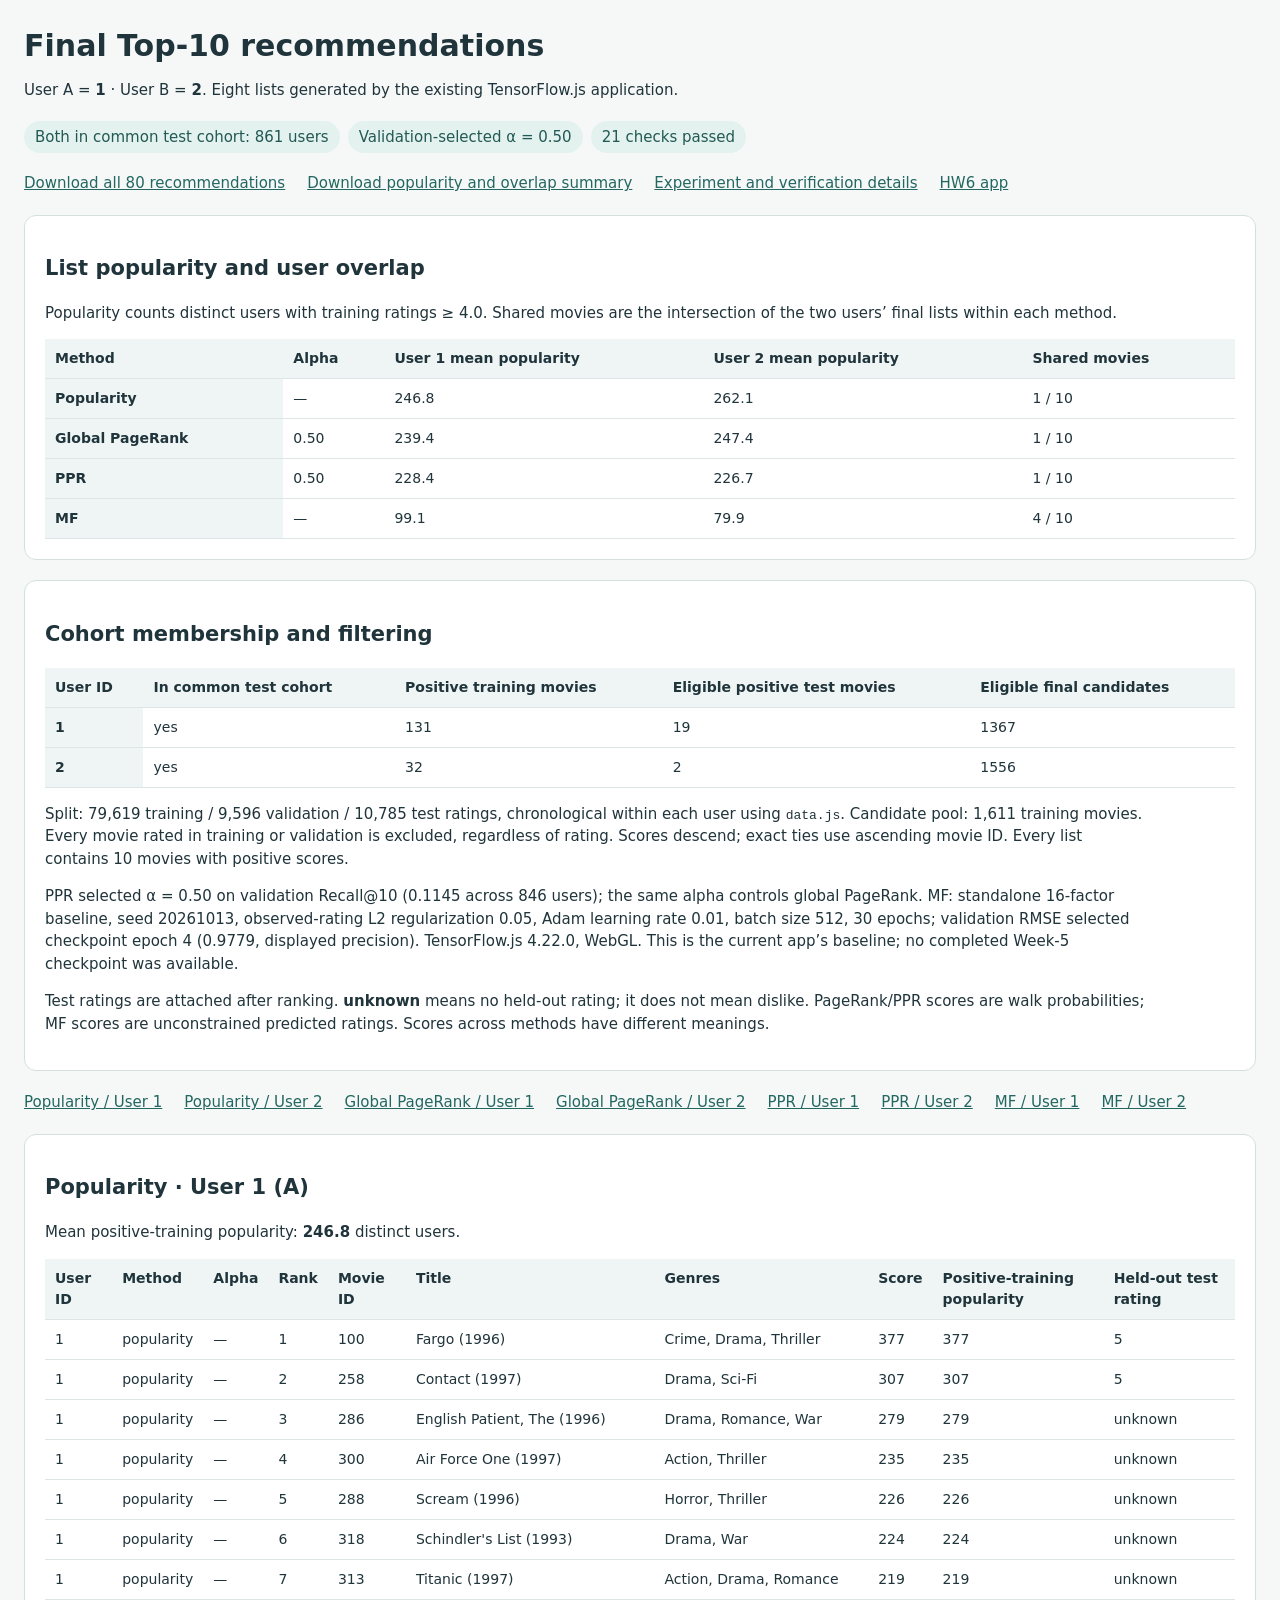
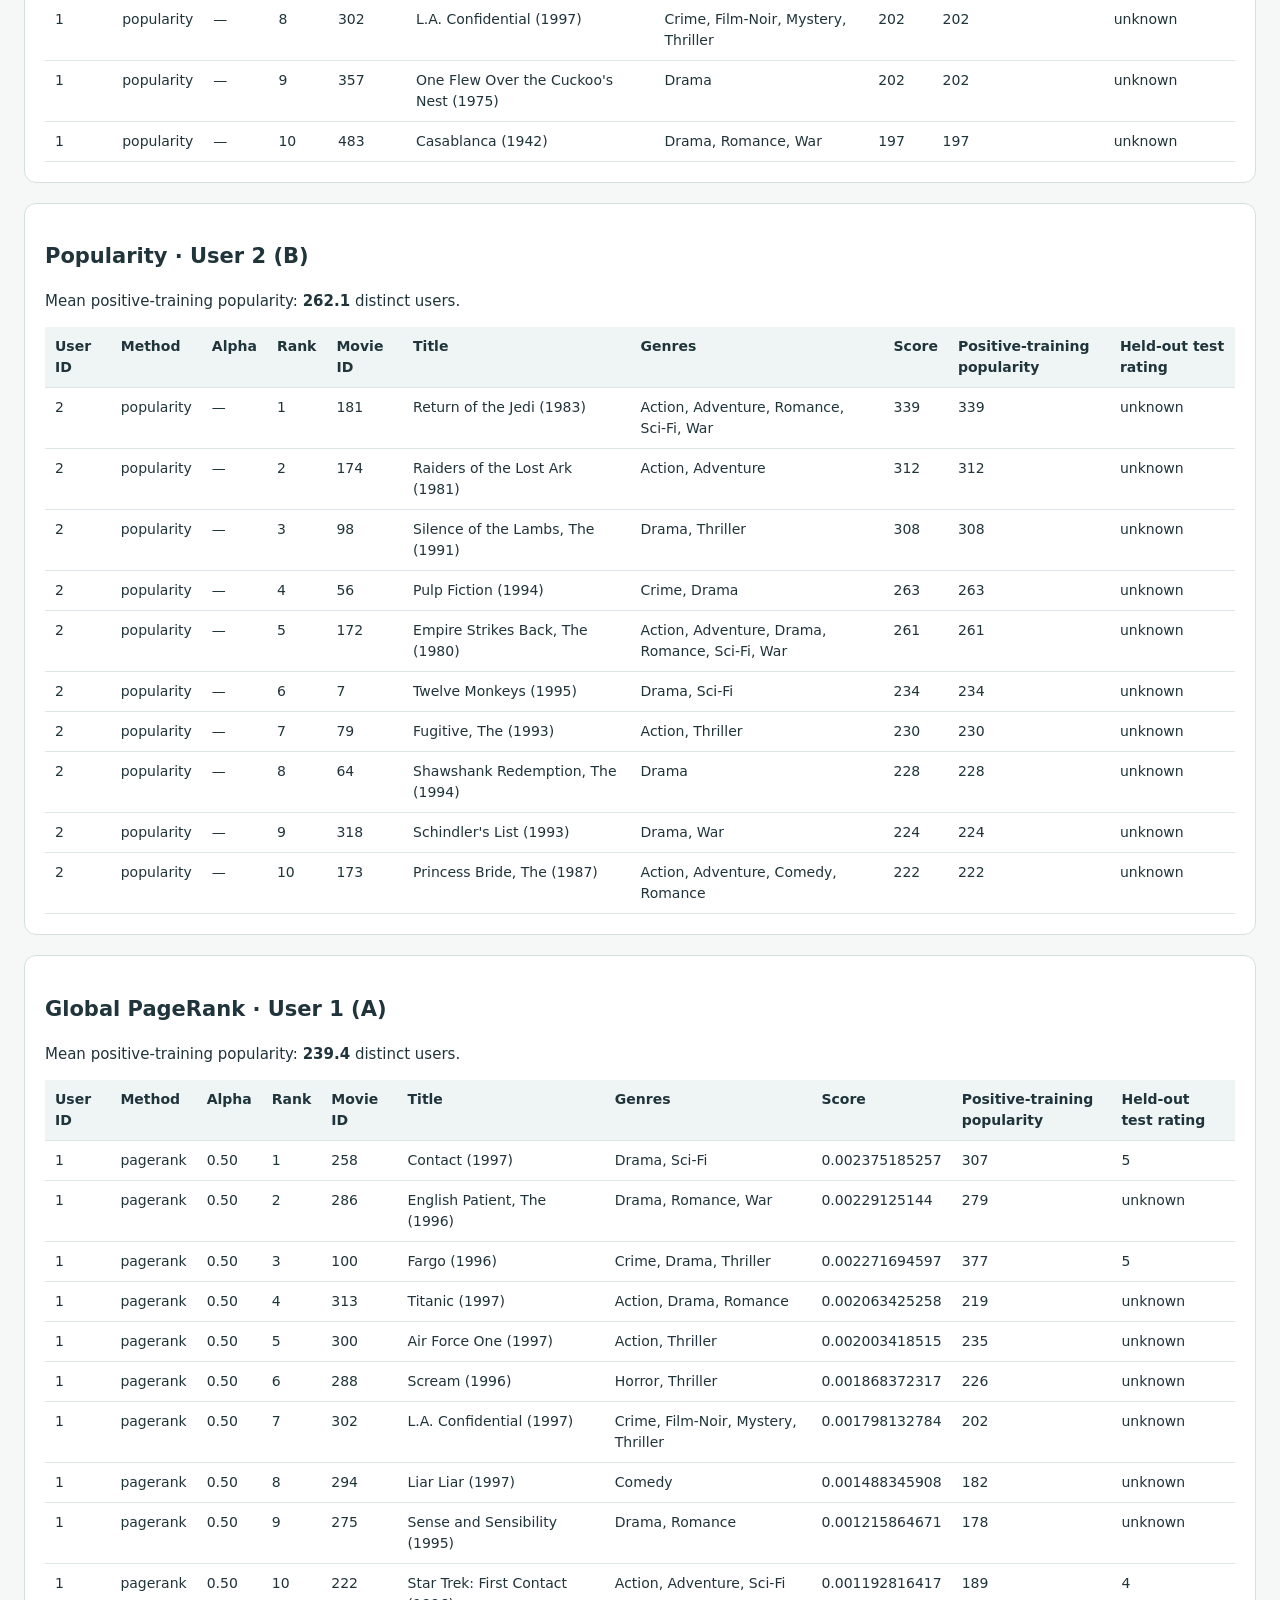
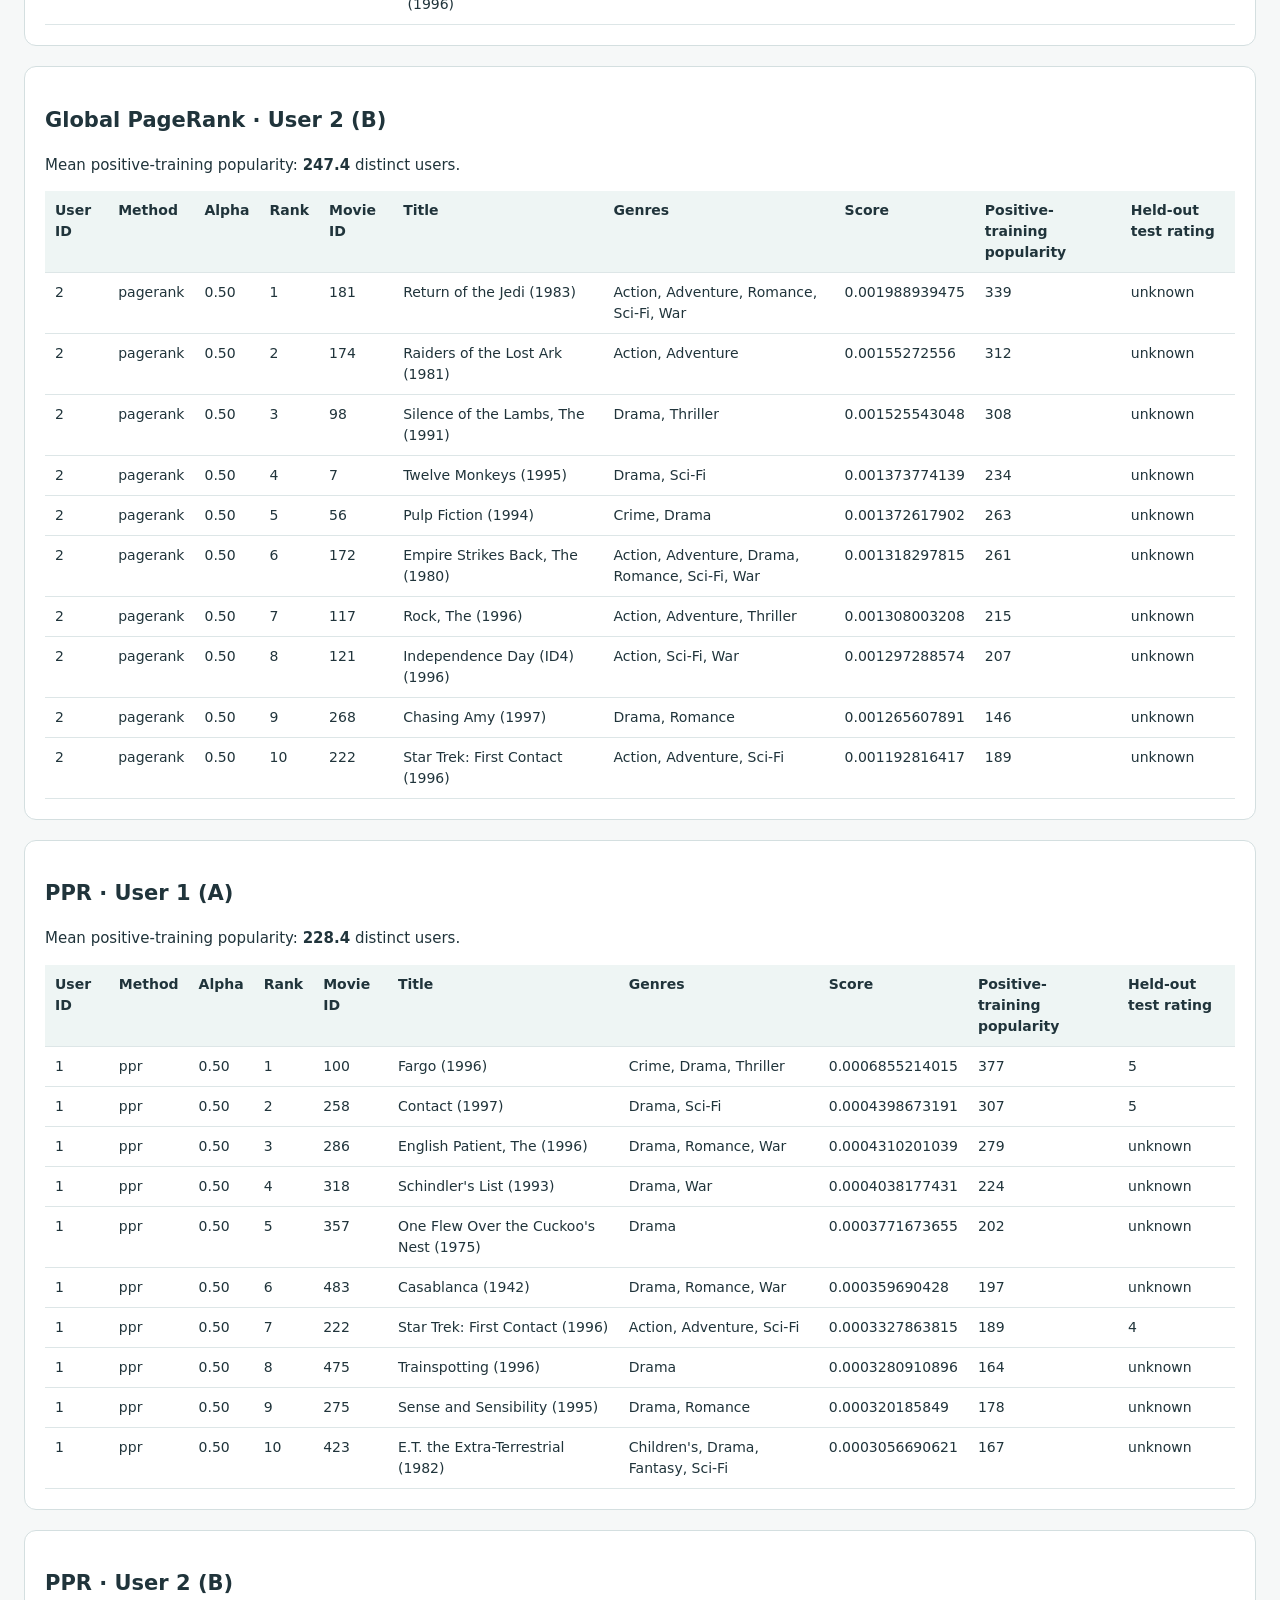
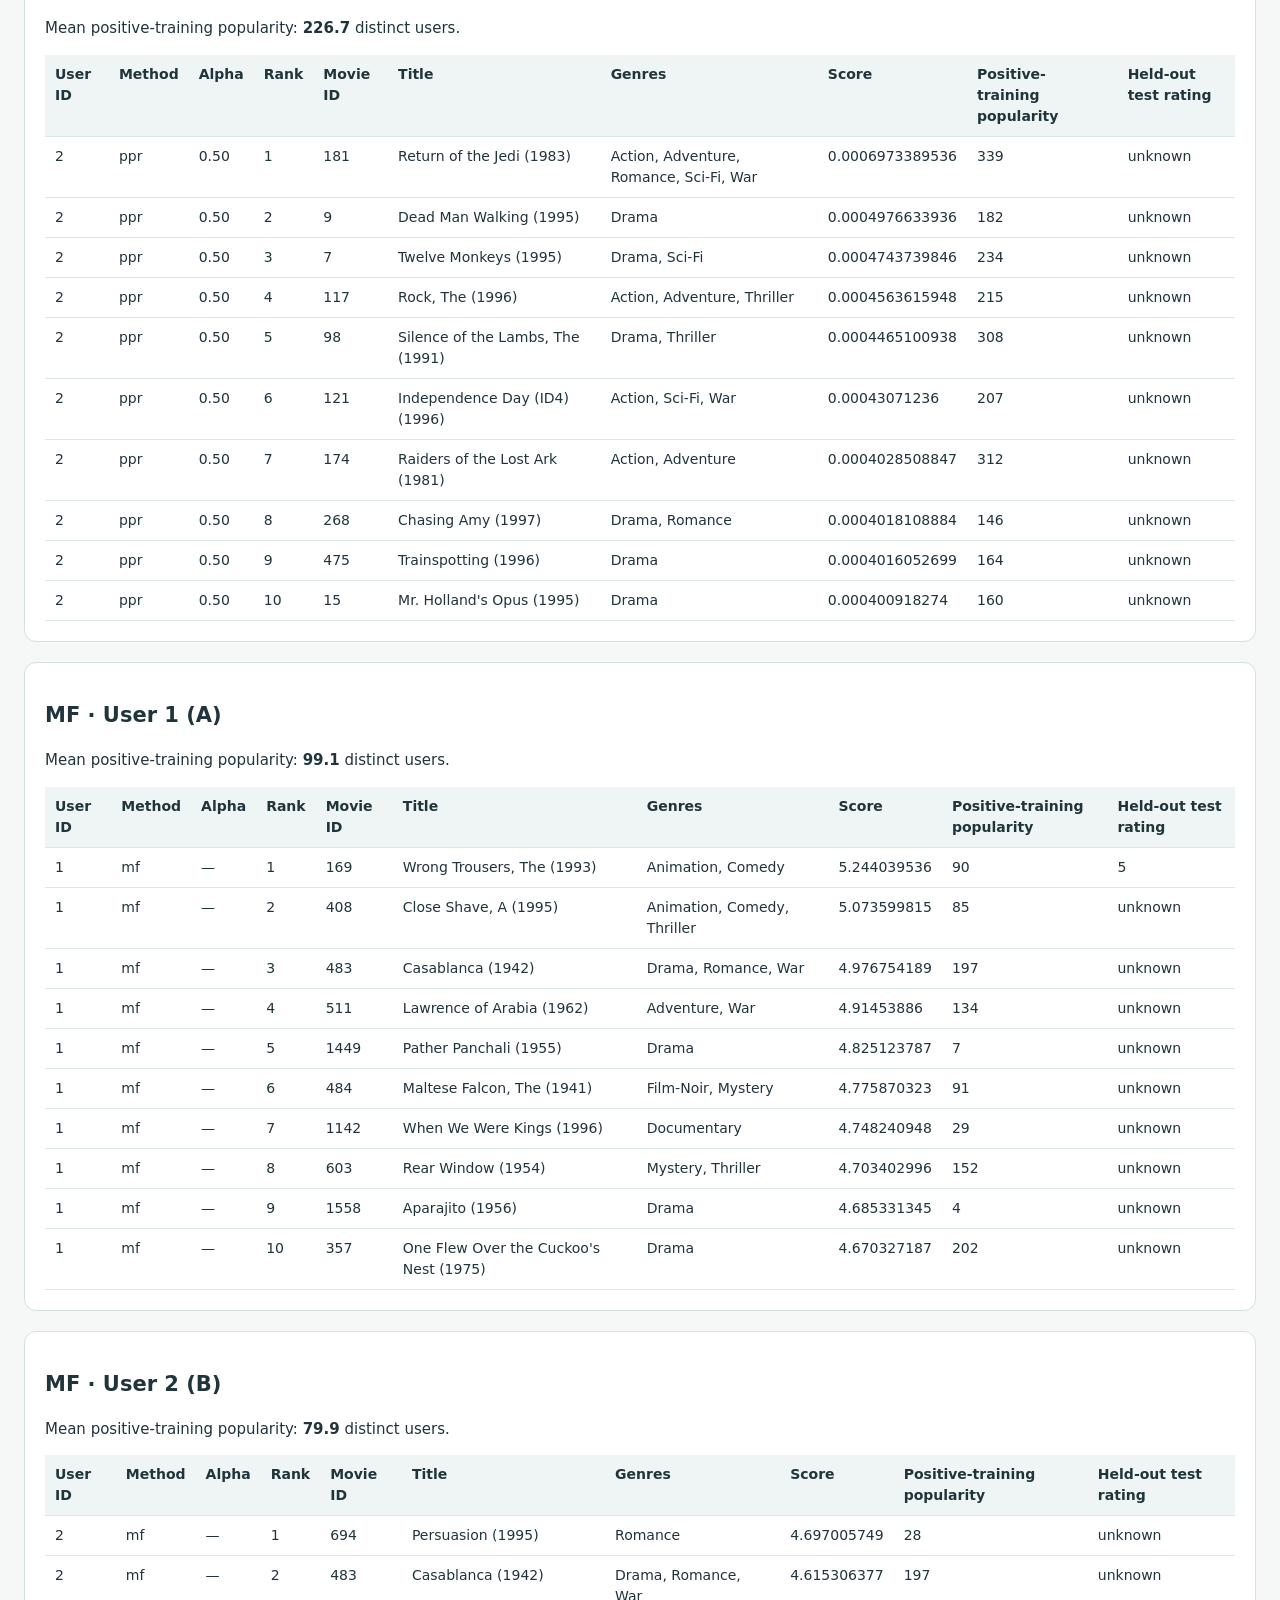
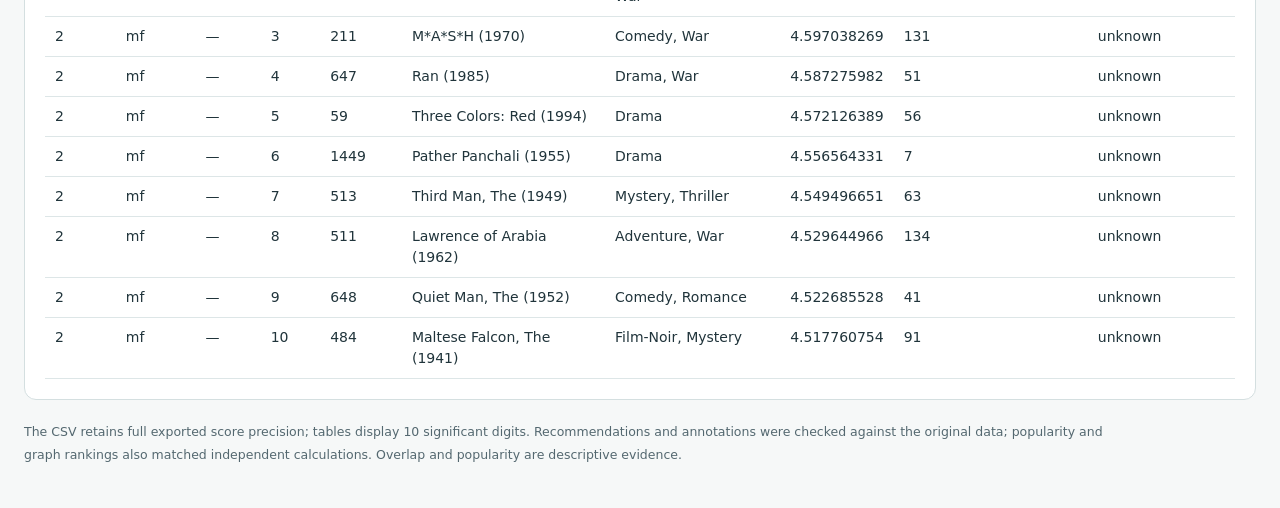
<file: week6/results/users_1_2/index.html>
<!doctype html><html lang="en"><head><meta charset="utf-8"><meta name="viewport" content="width=device-width,initial-scale=1"><title>HW6 — Final Top-10 lists for users 1 and 2</title><style>
body{font:15px/1.5 system-ui,sans-serif;margin:0;color:#20343b;background:#f6f8f8}main{max-width:1400px;margin:auto;padding:28px 24px}h1{font-size:30px;line-height:1.2;margin:0 0 12px}h2{font-size:21px}p{max-width:1100px}.card,section{background:white;border:1px solid #d4dfe0;border-radius:12px;padding:20px;margin:20px 0}.tag{display:inline-block;background:#e4f2ef;color:#225954;padding:5px 11px;border-radius:20px;margin:4px 8px 4px 0}a{color:#226761}nav{display:flex;flex-wrap:wrap;gap:8px 22px}.table-wrap{overflow-x:auto}table{border-collapse:collapse;width:100%;font-size:14px}th,td{text-align:left;padding:9px 10px;border-bottom:1px solid #dde6e7;vertical-align:top}th{background:#eef5f4}td:nth-child(6){min-width:170px}td:nth-child(7){min-width:150px}section{scroll-margin-top:20px}small{color:#546870}code{font-size:13px}@media(max-width:600px){main{padding:18px 12px}.card,section{padding:14px}h1{font-size:25px}}
</style></head><body><main><h1>Final Top-10 recommendations</h1><p>User A = <strong>1</strong> · User B = <strong>2</strong>. Eight lists generated by the existing TensorFlow.js application.</p><p><span class="tag">Both in common test cohort: 861 users</span><span class="tag">Validation-selected α = 0.50</span><span class="tag">21 checks passed</span></p><nav><a href="recommendations.csv" download>Download all 80 recommendations</a><a href="summary.csv" download>Download popularity and overlap summary</a><a href="experiment.json">Experiment and verification details</a><a href="../../index.html">HW6 app</a></nav><div class="card"><h2>List popularity and user overlap</h2><p>Popularity counts distinct users with training ratings ≥ 4.0. Shared movies are the intersection of the two users’ final lists within each method.</p><div class="table-wrap"><table><thead><tr><th>Method</th><th>Alpha</th><th>User 1 mean popularity</th><th>User 2 mean popularity</th><th>Shared movies</th></tr></thead><tbody><tr><th scope="row">Popularity</th><td>—</td><td>246.8</td><td>262.1</td><td>1 / 10</td></tr><tr><th scope="row">Global PageRank</th><td>0.50</td><td>239.4</td><td>247.4</td><td>1 / 10</td></tr><tr><th scope="row">PPR</th><td>0.50</td><td>228.4</td><td>226.7</td><td>1 / 10</td></tr><tr><th scope="row">MF</th><td>—</td><td>99.1</td><td>79.9</td><td>4 / 10</td></tr></tbody></table></div></div><div class="card"><h2>Cohort membership and filtering</h2><div class="table-wrap"><table><thead><tr><th>User ID</th><th>In common test cohort</th><th>Positive training movies</th><th>Eligible positive test movies</th><th>Eligible final candidates</th></tr></thead><tbody><tr><th scope="row">1</th><td>yes</td><td>131</td><td>19</td><td>1367</td></tr><tr><th scope="row">2</th><td>yes</td><td>32</td><td>2</td><td>1556</td></tr></tbody></table></div><p>Split: 79,619 training / 9,596 validation / 10,785 test ratings, chronological within each user using <code>data.js</code>. Candidate pool: 1,611 training movies. Every movie rated in training or validation is excluded, regardless of rating. Scores descend; exact ties use ascending movie ID. Every list contains 10 movies with positive scores.</p><p>PPR selected α = 0.50 on validation Recall@10 (0.1145 across 846 users); the same alpha controls global PageRank. MF: standalone 16-factor baseline, seed 20261013, observed-rating L2 regularization 0.05, Adam learning rate 0.01, batch size 512, 30 epochs; validation RMSE selected checkpoint epoch 4 (0.9779, displayed precision). TensorFlow.js 4.22.0, WebGL. This is the current app’s baseline; no completed Week-5 checkpoint was available.</p><p>Test ratings are attached after ranking. <strong>unknown</strong> means no held-out rating; it does not mean dislike. PageRank/PPR scores are walk probabilities; MF scores are unconstrained predicted ratings. Scores across methods have different meanings.</p></div><nav><a href="#popularity-1">Popularity / User 1</a><a href="#popularity-2">Popularity / User 2</a><a href="#pagerank-1">Global PageRank / User 1</a><a href="#pagerank-2">Global PageRank / User 2</a><a href="#ppr-1">PPR / User 1</a><a href="#ppr-2">PPR / User 2</a><a href="#mf-1">MF / User 1</a><a href="#mf-2">MF / User 2</a></nav><section id="popularity-1"><h2>Popularity · User 1 (A)</h2><p>Mean positive-training popularity: <strong>246.8</strong> distinct users.</p><div class="table-wrap"><table><thead><tr><th>User ID</th><th>Method</th><th>Alpha</th><th>Rank</th><th>Movie ID</th><th>Title</th><th>Genres</th><th>Score</th><th>Positive-training popularity</th><th>Held-out test rating</th></tr></thead><tbody><tr><td>1</td><td>popularity</td><td>—</td><td>1</td><td>100</td><td>Fargo (1996)</td><td>Crime, Drama, Thriller</td><td>377</td><td>377</td><td>5</td></tr><tr><td>1</td><td>popularity</td><td>—</td><td>2</td><td>258</td><td>Contact (1997)</td><td>Drama, Sci-Fi</td><td>307</td><td>307</td><td>5</td></tr><tr><td>1</td><td>popularity</td><td>—</td><td>3</td><td>286</td><td>English Patient, The (1996)</td><td>Drama, Romance, War</td><td>279</td><td>279</td><td>unknown</td></tr><tr><td>1</td><td>popularity</td><td>—</td><td>4</td><td>300</td><td>Air Force One (1997)</td><td>Action, Thriller</td><td>235</td><td>235</td><td>unknown</td></tr><tr><td>1</td><td>popularity</td><td>—</td><td>5</td><td>288</td><td>Scream (1996)</td><td>Horror, Thriller</td><td>226</td><td>226</td><td>unknown</td></tr><tr><td>1</td><td>popularity</td><td>—</td><td>6</td><td>318</td><td>Schindler&#x27;s List (1993)</td><td>Drama, War</td><td>224</td><td>224</td><td>unknown</td></tr><tr><td>1</td><td>popularity</td><td>—</td><td>7</td><td>313</td><td>Titanic (1997)</td><td>Action, Drama, Romance</td><td>219</td><td>219</td><td>unknown</td></tr><tr><td>1</td><td>popularity</td><td>—</td><td>8</td><td>302</td><td>L.A. Confidential (1997)</td><td>Crime, Film-Noir, Mystery, Thriller</td><td>202</td><td>202</td><td>unknown</td></tr><tr><td>1</td><td>popularity</td><td>—</td><td>9</td><td>357</td><td>One Flew Over the Cuckoo&#x27;s Nest (1975)</td><td>Drama</td><td>202</td><td>202</td><td>unknown</td></tr><tr><td>1</td><td>popularity</td><td>—</td><td>10</td><td>483</td><td>Casablanca (1942)</td><td>Drama, Romance, War</td><td>197</td><td>197</td><td>unknown</td></tr></tbody></table></div></section><section id="popularity-2"><h2>Popularity · User 2 (B)</h2><p>Mean positive-training popularity: <strong>262.1</strong> distinct users.</p><div class="table-wrap"><table><thead><tr><th>User ID</th><th>Method</th><th>Alpha</th><th>Rank</th><th>Movie ID</th><th>Title</th><th>Genres</th><th>Score</th><th>Positive-training popularity</th><th>Held-out test rating</th></tr></thead><tbody><tr><td>2</td><td>popularity</td><td>—</td><td>1</td><td>181</td><td>Return of the Jedi (1983)</td><td>Action, Adventure, Romance, Sci-Fi, War</td><td>339</td><td>339</td><td>unknown</td></tr><tr><td>2</td><td>popularity</td><td>—</td><td>2</td><td>174</td><td>Raiders of the Lost Ark (1981)</td><td>Action, Adventure</td><td>312</td><td>312</td><td>unknown</td></tr><tr><td>2</td><td>popularity</td><td>—</td><td>3</td><td>98</td><td>Silence of the Lambs, The (1991)</td><td>Drama, Thriller</td><td>308</td><td>308</td><td>unknown</td></tr><tr><td>2</td><td>popularity</td><td>—</td><td>4</td><td>56</td><td>Pulp Fiction (1994)</td><td>Crime, Drama</td><td>263</td><td>263</td><td>unknown</td></tr><tr><td>2</td><td>popularity</td><td>—</td><td>5</td><td>172</td><td>Empire Strikes Back, The (1980)</td><td>Action, Adventure, Drama, Romance, Sci-Fi, War</td><td>261</td><td>261</td><td>unknown</td></tr><tr><td>2</td><td>popularity</td><td>—</td><td>6</td><td>7</td><td>Twelve Monkeys (1995)</td><td>Drama, Sci-Fi</td><td>234</td><td>234</td><td>unknown</td></tr><tr><td>2</td><td>popularity</td><td>—</td><td>7</td><td>79</td><td>Fugitive, The (1993)</td><td>Action, Thriller</td><td>230</td><td>230</td><td>unknown</td></tr><tr><td>2</td><td>popularity</td><td>—</td><td>8</td><td>64</td><td>Shawshank Redemption, The (1994)</td><td>Drama</td><td>228</td><td>228</td><td>unknown</td></tr><tr><td>2</td><td>popularity</td><td>—</td><td>9</td><td>318</td><td>Schindler&#x27;s List (1993)</td><td>Drama, War</td><td>224</td><td>224</td><td>unknown</td></tr><tr><td>2</td><td>popularity</td><td>—</td><td>10</td><td>173</td><td>Princess Bride, The (1987)</td><td>Action, Adventure, Comedy, Romance</td><td>222</td><td>222</td><td>unknown</td></tr></tbody></table></div></section><section id="pagerank-1"><h2>Global PageRank · User 1 (A)</h2><p>Mean positive-training popularity: <strong>239.4</strong> distinct users.</p><div class="table-wrap"><table><thead><tr><th>User ID</th><th>Method</th><th>Alpha</th><th>Rank</th><th>Movie ID</th><th>Title</th><th>Genres</th><th>Score</th><th>Positive-training popularity</th><th>Held-out test rating</th></tr></thead><tbody><tr><td>1</td><td>pagerank</td><td>0.50</td><td>1</td><td>258</td><td>Contact (1997)</td><td>Drama, Sci-Fi</td><td>0.002375185257</td><td>307</td><td>5</td></tr><tr><td>1</td><td>pagerank</td><td>0.50</td><td>2</td><td>286</td><td>English Patient, The (1996)</td><td>Drama, Romance, War</td><td>0.00229125144</td><td>279</td><td>unknown</td></tr><tr><td>1</td><td>pagerank</td><td>0.50</td><td>3</td><td>100</td><td>Fargo (1996)</td><td>Crime, Drama, Thriller</td><td>0.002271694597</td><td>377</td><td>5</td></tr><tr><td>1</td><td>pagerank</td><td>0.50</td><td>4</td><td>313</td><td>Titanic (1997)</td><td>Action, Drama, Romance</td><td>0.002063425258</td><td>219</td><td>unknown</td></tr><tr><td>1</td><td>pagerank</td><td>0.50</td><td>5</td><td>300</td><td>Air Force One (1997)</td><td>Action, Thriller</td><td>0.002003418515</td><td>235</td><td>unknown</td></tr><tr><td>1</td><td>pagerank</td><td>0.50</td><td>6</td><td>288</td><td>Scream (1996)</td><td>Horror, Thriller</td><td>0.001868372317</td><td>226</td><td>unknown</td></tr><tr><td>1</td><td>pagerank</td><td>0.50</td><td>7</td><td>302</td><td>L.A. Confidential (1997)</td><td>Crime, Film-Noir, Mystery, Thriller</td><td>0.001798132784</td><td>202</td><td>unknown</td></tr><tr><td>1</td><td>pagerank</td><td>0.50</td><td>8</td><td>294</td><td>Liar Liar (1997)</td><td>Comedy</td><td>0.001488345908</td><td>182</td><td>unknown</td></tr><tr><td>1</td><td>pagerank</td><td>0.50</td><td>9</td><td>275</td><td>Sense and Sensibility (1995)</td><td>Drama, Romance</td><td>0.001215864671</td><td>178</td><td>unknown</td></tr><tr><td>1</td><td>pagerank</td><td>0.50</td><td>10</td><td>222</td><td>Star Trek: First Contact (1996)</td><td>Action, Adventure, Sci-Fi</td><td>0.001192816417</td><td>189</td><td>4</td></tr></tbody></table></div></section><section id="pagerank-2"><h2>Global PageRank · User 2 (B)</h2><p>Mean positive-training popularity: <strong>247.4</strong> distinct users.</p><div class="table-wrap"><table><thead><tr><th>User ID</th><th>Method</th><th>Alpha</th><th>Rank</th><th>Movie ID</th><th>Title</th><th>Genres</th><th>Score</th><th>Positive-training popularity</th><th>Held-out test rating</th></tr></thead><tbody><tr><td>2</td><td>pagerank</td><td>0.50</td><td>1</td><td>181</td><td>Return of the Jedi (1983)</td><td>Action, Adventure, Romance, Sci-Fi, War</td><td>0.001988939475</td><td>339</td><td>unknown</td></tr><tr><td>2</td><td>pagerank</td><td>0.50</td><td>2</td><td>174</td><td>Raiders of the Lost Ark (1981)</td><td>Action, Adventure</td><td>0.00155272556</td><td>312</td><td>unknown</td></tr><tr><td>2</td><td>pagerank</td><td>0.50</td><td>3</td><td>98</td><td>Silence of the Lambs, The (1991)</td><td>Drama, Thriller</td><td>0.001525543048</td><td>308</td><td>unknown</td></tr><tr><td>2</td><td>pagerank</td><td>0.50</td><td>4</td><td>7</td><td>Twelve Monkeys (1995)</td><td>Drama, Sci-Fi</td><td>0.001373774139</td><td>234</td><td>unknown</td></tr><tr><td>2</td><td>pagerank</td><td>0.50</td><td>5</td><td>56</td><td>Pulp Fiction (1994)</td><td>Crime, Drama</td><td>0.001372617902</td><td>263</td><td>unknown</td></tr><tr><td>2</td><td>pagerank</td><td>0.50</td><td>6</td><td>172</td><td>Empire Strikes Back, The (1980)</td><td>Action, Adventure, Drama, Romance, Sci-Fi, War</td><td>0.001318297815</td><td>261</td><td>unknown</td></tr><tr><td>2</td><td>pagerank</td><td>0.50</td><td>7</td><td>117</td><td>Rock, The (1996)</td><td>Action, Adventure, Thriller</td><td>0.001308003208</td><td>215</td><td>unknown</td></tr><tr><td>2</td><td>pagerank</td><td>0.50</td><td>8</td><td>121</td><td>Independence Day (ID4) (1996)</td><td>Action, Sci-Fi, War</td><td>0.001297288574</td><td>207</td><td>unknown</td></tr><tr><td>2</td><td>pagerank</td><td>0.50</td><td>9</td><td>268</td><td>Chasing Amy (1997)</td><td>Drama, Romance</td><td>0.001265607891</td><td>146</td><td>unknown</td></tr><tr><td>2</td><td>pagerank</td><td>0.50</td><td>10</td><td>222</td><td>Star Trek: First Contact (1996)</td><td>Action, Adventure, Sci-Fi</td><td>0.001192816417</td><td>189</td><td>unknown</td></tr></tbody></table></div></section><section id="ppr-1"><h2>PPR · User 1 (A)</h2><p>Mean positive-training popularity: <strong>228.4</strong> distinct users.</p><div class="table-wrap"><table><thead><tr><th>User ID</th><th>Method</th><th>Alpha</th><th>Rank</th><th>Movie ID</th><th>Title</th><th>Genres</th><th>Score</th><th>Positive-training popularity</th><th>Held-out test rating</th></tr></thead><tbody><tr><td>1</td><td>ppr</td><td>0.50</td><td>1</td><td>100</td><td>Fargo (1996)</td><td>Crime, Drama, Thriller</td><td>0.0006855214015</td><td>377</td><td>5</td></tr><tr><td>1</td><td>ppr</td><td>0.50</td><td>2</td><td>258</td><td>Contact (1997)</td><td>Drama, Sci-Fi</td><td>0.0004398673191</td><td>307</td><td>5</td></tr><tr><td>1</td><td>ppr</td><td>0.50</td><td>3</td><td>286</td><td>English Patient, The (1996)</td><td>Drama, Romance, War</td><td>0.0004310201039</td><td>279</td><td>unknown</td></tr><tr><td>1</td><td>ppr</td><td>0.50</td><td>4</td><td>318</td><td>Schindler&#x27;s List (1993)</td><td>Drama, War</td><td>0.0004038177431</td><td>224</td><td>unknown</td></tr><tr><td>1</td><td>ppr</td><td>0.50</td><td>5</td><td>357</td><td>One Flew Over the Cuckoo&#x27;s Nest (1975)</td><td>Drama</td><td>0.0003771673655</td><td>202</td><td>unknown</td></tr><tr><td>1</td><td>ppr</td><td>0.50</td><td>6</td><td>483</td><td>Casablanca (1942)</td><td>Drama, Romance, War</td><td>0.000359690428</td><td>197</td><td>unknown</td></tr><tr><td>1</td><td>ppr</td><td>0.50</td><td>7</td><td>222</td><td>Star Trek: First Contact (1996)</td><td>Action, Adventure, Sci-Fi</td><td>0.0003327863815</td><td>189</td><td>4</td></tr><tr><td>1</td><td>ppr</td><td>0.50</td><td>8</td><td>475</td><td>Trainspotting (1996)</td><td>Drama</td><td>0.0003280910896</td><td>164</td><td>unknown</td></tr><tr><td>1</td><td>ppr</td><td>0.50</td><td>9</td><td>275</td><td>Sense and Sensibility (1995)</td><td>Drama, Romance</td><td>0.000320185849</td><td>178</td><td>unknown</td></tr><tr><td>1</td><td>ppr</td><td>0.50</td><td>10</td><td>423</td><td>E.T. the Extra-Terrestrial (1982)</td><td>Children&#x27;s, Drama, Fantasy, Sci-Fi</td><td>0.0003056690621</td><td>167</td><td>unknown</td></tr></tbody></table></div></section><section id="ppr-2"><h2>PPR · User 2 (B)</h2><p>Mean positive-training popularity: <strong>226.7</strong> distinct users.</p><div class="table-wrap"><table><thead><tr><th>User ID</th><th>Method</th><th>Alpha</th><th>Rank</th><th>Movie ID</th><th>Title</th><th>Genres</th><th>Score</th><th>Positive-training popularity</th><th>Held-out test rating</th></tr></thead><tbody><tr><td>2</td><td>ppr</td><td>0.50</td><td>1</td><td>181</td><td>Return of the Jedi (1983)</td><td>Action, Adventure, Romance, Sci-Fi, War</td><td>0.0006973389536</td><td>339</td><td>unknown</td></tr><tr><td>2</td><td>ppr</td><td>0.50</td><td>2</td><td>9</td><td>Dead Man Walking (1995)</td><td>Drama</td><td>0.0004976633936</td><td>182</td><td>unknown</td></tr><tr><td>2</td><td>ppr</td><td>0.50</td><td>3</td><td>7</td><td>Twelve Monkeys (1995)</td><td>Drama, Sci-Fi</td><td>0.0004743739846</td><td>234</td><td>unknown</td></tr><tr><td>2</td><td>ppr</td><td>0.50</td><td>4</td><td>117</td><td>Rock, The (1996)</td><td>Action, Adventure, Thriller</td><td>0.0004563615948</td><td>215</td><td>unknown</td></tr><tr><td>2</td><td>ppr</td><td>0.50</td><td>5</td><td>98</td><td>Silence of the Lambs, The (1991)</td><td>Drama, Thriller</td><td>0.0004465100938</td><td>308</td><td>unknown</td></tr><tr><td>2</td><td>ppr</td><td>0.50</td><td>6</td><td>121</td><td>Independence Day (ID4) (1996)</td><td>Action, Sci-Fi, War</td><td>0.00043071236</td><td>207</td><td>unknown</td></tr><tr><td>2</td><td>ppr</td><td>0.50</td><td>7</td><td>174</td><td>Raiders of the Lost Ark (1981)</td><td>Action, Adventure</td><td>0.0004028508847</td><td>312</td><td>unknown</td></tr><tr><td>2</td><td>ppr</td><td>0.50</td><td>8</td><td>268</td><td>Chasing Amy (1997)</td><td>Drama, Romance</td><td>0.0004018108884</td><td>146</td><td>unknown</td></tr><tr><td>2</td><td>ppr</td><td>0.50</td><td>9</td><td>475</td><td>Trainspotting (1996)</td><td>Drama</td><td>0.0004016052699</td><td>164</td><td>unknown</td></tr><tr><td>2</td><td>ppr</td><td>0.50</td><td>10</td><td>15</td><td>Mr. Holland&#x27;s Opus (1995)</td><td>Drama</td><td>0.000400918274</td><td>160</td><td>unknown</td></tr></tbody></table></div></section><section id="mf-1"><h2>MF · User 1 (A)</h2><p>Mean positive-training popularity: <strong>99.1</strong> distinct users.</p><div class="table-wrap"><table><thead><tr><th>User ID</th><th>Method</th><th>Alpha</th><th>Rank</th><th>Movie ID</th><th>Title</th><th>Genres</th><th>Score</th><th>Positive-training popularity</th><th>Held-out test rating</th></tr></thead><tbody><tr><td>1</td><td>mf</td><td>—</td><td>1</td><td>169</td><td>Wrong Trousers, The (1993)</td><td>Animation, Comedy</td><td>5.244039536</td><td>90</td><td>5</td></tr><tr><td>1</td><td>mf</td><td>—</td><td>2</td><td>408</td><td>Close Shave, A (1995)</td><td>Animation, Comedy, Thriller</td><td>5.073599815</td><td>85</td><td>unknown</td></tr><tr><td>1</td><td>mf</td><td>—</td><td>3</td><td>483</td><td>Casablanca (1942)</td><td>Drama, Romance, War</td><td>4.976754189</td><td>197</td><td>unknown</td></tr><tr><td>1</td><td>mf</td><td>—</td><td>4</td><td>511</td><td>Lawrence of Arabia (1962)</td><td>Adventure, War</td><td>4.91453886</td><td>134</td><td>unknown</td></tr><tr><td>1</td><td>mf</td><td>—</td><td>5</td><td>1449</td><td>Pather Panchali (1955)</td><td>Drama</td><td>4.825123787</td><td>7</td><td>unknown</td></tr><tr><td>1</td><td>mf</td><td>—</td><td>6</td><td>484</td><td>Maltese Falcon, The (1941)</td><td>Film-Noir, Mystery</td><td>4.775870323</td><td>91</td><td>unknown</td></tr><tr><td>1</td><td>mf</td><td>—</td><td>7</td><td>1142</td><td>When We Were Kings (1996)</td><td>Documentary</td><td>4.748240948</td><td>29</td><td>unknown</td></tr><tr><td>1</td><td>mf</td><td>—</td><td>8</td><td>603</td><td>Rear Window (1954)</td><td>Mystery, Thriller</td><td>4.703402996</td><td>152</td><td>unknown</td></tr><tr><td>1</td><td>mf</td><td>—</td><td>9</td><td>1558</td><td>Aparajito (1956)</td><td>Drama</td><td>4.685331345</td><td>4</td><td>unknown</td></tr><tr><td>1</td><td>mf</td><td>—</td><td>10</td><td>357</td><td>One Flew Over the Cuckoo&#x27;s Nest (1975)</td><td>Drama</td><td>4.670327187</td><td>202</td><td>unknown</td></tr></tbody></table></div></section><section id="mf-2"><h2>MF · User 2 (B)</h2><p>Mean positive-training popularity: <strong>79.9</strong> distinct users.</p><div class="table-wrap"><table><thead><tr><th>User ID</th><th>Method</th><th>Alpha</th><th>Rank</th><th>Movie ID</th><th>Title</th><th>Genres</th><th>Score</th><th>Positive-training popularity</th><th>Held-out test rating</th></tr></thead><tbody><tr><td>2</td><td>mf</td><td>—</td><td>1</td><td>694</td><td>Persuasion (1995)</td><td>Romance</td><td>4.697005749</td><td>28</td><td>unknown</td></tr><tr><td>2</td><td>mf</td><td>—</td><td>2</td><td>483</td><td>Casablanca (1942)</td><td>Drama, Romance, War</td><td>4.615306377</td><td>197</td><td>unknown</td></tr><tr><td>2</td><td>mf</td><td>—</td><td>3</td><td>211</td><td>M*A*S*H (1970)</td><td>Comedy, War</td><td>4.597038269</td><td>131</td><td>unknown</td></tr><tr><td>2</td><td>mf</td><td>—</td><td>4</td><td>647</td><td>Ran (1985)</td><td>Drama, War</td><td>4.587275982</td><td>51</td><td>unknown</td></tr><tr><td>2</td><td>mf</td><td>—</td><td>5</td><td>59</td><td>Three Colors: Red (1994)</td><td>Drama</td><td>4.572126389</td><td>56</td><td>unknown</td></tr><tr><td>2</td><td>mf</td><td>—</td><td>6</td><td>1449</td><td>Pather Panchali (1955)</td><td>Drama</td><td>4.556564331</td><td>7</td><td>unknown</td></tr><tr><td>2</td><td>mf</td><td>—</td><td>7</td><td>513</td><td>Third Man, The (1949)</td><td>Mystery, Thriller</td><td>4.549496651</td><td>63</td><td>unknown</td></tr><tr><td>2</td><td>mf</td><td>—</td><td>8</td><td>511</td><td>Lawrence of Arabia (1962)</td><td>Adventure, War</td><td>4.529644966</td><td>134</td><td>unknown</td></tr><tr><td>2</td><td>mf</td><td>—</td><td>9</td><td>648</td><td>Quiet Man, The (1952)</td><td>Comedy, Romance</td><td>4.522685528</td><td>41</td><td>unknown</td></tr><tr><td>2</td><td>mf</td><td>—</td><td>10</td><td>484</td><td>Maltese Falcon, The (1941)</td><td>Film-Noir, Mystery</td><td>4.517760754</td><td>91</td><td>unknown</td></tr></tbody></table></div></section><p><small>The CSV retains full exported score precision; tables display 10 significant digits. Recommendations and annotations were checked against the original data; popularity and graph rankings also matched independent calculations. Overlap and popularity are descriptive evidence.</small></p></main></body></html>
</file>
<file: week1/style.css>
* {
    margin: 0;
    padding: 0;
    box-sizing: border-box;
    font-family: "Segoe UI", Tahoma, Geneva, Verdana, sans-serif;
}

body {
    min-height: 100vh;
    display: flex;
    justify-content: center;
    align-items: center;
    padding: 20px;
    background: linear-gradient(135deg, #ff9a9e 0%, #fad0c4 100%);
}

.container {
    width: 90%;
    max-width: 500px;
    padding: 30px;
    text-align: center;
    background-color: white;
    border-radius: 20px;
    box-shadow: 0 10px 30px rgba(0, 0, 0, 0.15);
}

h1 {
    margin-bottom: 20px;
    color: #ff6b6b;
    font-size: 2.2rem;
}

.description {
    margin-bottom: 30px;
    color: #555;
    line-height: 1.6;
}

.lunch-display {
    min-height: 200px;
    display: flex;
    flex-direction: column;
    justify-content: center;
    align-items: center;
    margin: 25px 0;
    padding: 30px;
    background-color: #f8f9fa;
    border-radius: 15px;
}

.food-icon {
    margin-bottom: 15px;
    color: #ff6b6b;
    font-size: 4rem;
}

.food-name {
    margin: 10px 0;
    color: #333;
    font-size: 2rem;
    font-weight: bold;
}

.generate-btn {
    padding: 15px 40px;
    color: white;
    background-color: #ff6b6b;
    border: none;
    border-radius: 50px;
    box-shadow: 0 4px 15px rgba(255, 107, 107, 0.4);
    cursor: pointer;
    font-size: 1.2rem;
    font-weight: bold;
    transition: transform 0.3s ease, background-color 0.3s ease, box-shadow 0.3s ease;
}

.generate-btn:hover {
    background-color: #ff5252;
    box-shadow: 0 6px 20px rgba(255, 107, 107, 0.5);
    transform: translateY(-3px);
}

.generate-btn:active {
    transform: translateY(0);
}

.generate-btn:focus-visible {
    outline: 3px solid #333;
    outline-offset: 4px;
}

.footer {
    margin-top: 30px;
    color: #777;
    font-size: 0.9rem;
}

@keyframes fade-in {
    from {
        opacity: 0;
        transform: translateY(10px);
    }

    to {
        opacity: 1;
        transform: translateY(0);
    }
}

.fade-in {
    animation: fade-in 0.5s ease forwards;
}

@media (max-width: 600px) {
    .container {
        padding: 20px;
    }

    h1 {
        font-size: 1.8rem;
    }

    .food-name {
        font-size: 1.6rem;
    }

    .generate-btn {
        padding: 12px 30px;
        font-size: 1.1rem;
    }
}
</file>
<file: week2/style.css>
* {
    margin: 0;
    padding: 0;
    box-sizing: border-box;
}

body {
    font-family: 'Helvetica', 'Arial', sans-serif;
    background-color: #f4f7f6;
    color: #333;
    line-height: 1.6;
    padding: 20px;
    display: flex;
    justify-content: center;
    align-items: center;
    min-height: 100vh;
}

.container {
    background-color: white;
    border-radius: 10px;
    box-shadow: 0 5px 15px rgba(0, 0, 0, 0.1);
    padding: 30px;
    width: 90%;
    max-width: 960px;
}

h1 {
    text-align: center;
    margin-bottom: 15px;
    color: #2c3e50;
}

p {
    text-align: center;
    margin-bottom: 20px;
    color: #7f8c8d;
}

.controls {
    display: flex;
    flex-direction: column;
    gap: 15px;
    margin-bottom: 25px;
}

.controls label {
    color: #2c3e50;
    font-size: 14px;
    font-weight: bold;
}

.control-group {
    display: flex;
    flex-direction: column;
    gap: 5px;
}

.control-group[hidden] {
    display: none;
}

#movie-select,
#user-select,
#similarity-select {
    padding: 12px;
    border: 1px solid #ddd;
    border-radius: 5px;
    font-size: 16px;
    background-color: #f9f9f9;
    transition: border-color 0.3s;
}

#movie-select:focus,
#user-select:focus,
#similarity-select:focus {
    border-color: #3498db;
    outline: none;
}

#recommend-btn {
    padding: 12px 20px;
    background-color: #3498db;
    color: white;
    border: none;
    border-radius: 5px;
    font-size: 16px;
    cursor: pointer;
    transition: background-color 0.3s;
}

#recommend-btn:hover {
    background-color: #2980b9;
}

#result-box {
    background-color: #f8f9fa;
    padding: 20px;
    border-radius: 5px;
    border-left: 4px solid #3498db;
}

#result {
    font-weight: bold;
    color: #2c3e50;
    text-align: left;
    margin: 0;
}

#result .recommendation-intro {
    color: inherit;
    text-align: left;
    margin-bottom: 12px;
}

#result .profile-source {
    color: #52606d;
    font-size: 14px;
    font-weight: normal;
    text-align: left;
    margin-bottom: 12px;
}

#result .recommendation-list {
    padding-left: 24px;
}

#result .recommendation-list li {
    margin-bottom: 8px;
}

#result .recommendation-list li:last-child {
    margin-bottom: 0;
}

#result.comparison-result {
    color: #2c3e50;
}

#result .comparison-protocol,
#result .comparison-summary {
    color: #52606d;
    font-size: 14px;
    font-weight: normal;
    text-align: left;
    margin-bottom: 16px;
}

.comparison-grid {
    display: grid;
    grid-template-columns: repeat(2, minmax(0, 1fr));
    gap: 16px;
    margin-bottom: 16px;
}

.comparison-card {
    background: #fff;
    border: 1px solid #dfe6e9;
    border-radius: 8px;
    padding: 16px;
}

.comparison-card h2 {
    color: #2c3e50;
    font-size: 18px;
    margin-bottom: 8px;
}

#result .comparison-source {
    color: #52606d;
    font-size: 13px;
    font-weight: normal;
    min-height: 64px;
    text-align: left;
    margin-bottom: 10px;
}

#result .comparison-outcome {
    border-radius: 999px;
    display: inline-block;
    font-size: 13px;
    font-weight: bold;
    padding: 3px 9px;
    margin-bottom: 12px;
}

#result .comparison-target-evaluation {
    background: #eef5fb;
    border-left: 3px solid #3498db;
    color: #2c3e50;
    font-size: 13px;
    font-weight: normal;
    padding: 8px 10px;
    text-align: left;
    margin-bottom: 10px;
}

#result .comparison-outcome.hit {
    background: #d5f5e3;
    color: #196f3d;
}

#result .comparison-outcome.miss {
    background: #fdebd0;
    color: #9c640c;
}

#result .comparison-list {
    font-size: 14px;
    font-weight: normal;
}

#result .held-out-hit {
    color: #196f3d;
    font-weight: bold;
}

.target-label {
    background: #d5f5e3;
    border-radius: 4px;
    font-size: 11px;
    padding: 2px 5px;
    white-space: nowrap;
}

@media (max-width: 720px) {
    .comparison-grid {
        grid-template-columns: 1fr;
    }

    #result .comparison-source {
        min-height: auto;
    }
}

.loading {
    color: #7f8c8d;
    font-style: italic;
}

.error {
    color: #e74c3c;
}

.success {
    color: #27ae60;
}
</file>
<file: week3/style.css>
* {
    margin: 0;
    padding: 0;
    box-sizing: border-box;
}

body {
    font-family: 'Helvetica', 'Arial', sans-serif;
    background-color: #A1A8B2;
    color: #fff;
    line-height: 1.6;
    padding: 20px;
    display: flex;
    justify-content: center;
    align-items: flex-start;
    min-height: 100vh;
    position: relative;
    isolation: isolate;
}

body::before {
    content: '';
    position: fixed;
    inset: -12px;
    z-index: -1;
    background: url('background.jpg') center center / cover no-repeat;
    filter: blur(5px) brightness(0.5);
    pointer-events: none;
}

.container {
    background-color: #A1A8B2;
    border-radius: 10px;
    box-shadow: 0 5px 15px rgba(0, 0, 0, 0.1);
    padding: 30px;
    width: 90%;
    max-width: 960px;
    color: #fff;
}

h1 {
    text-align: center;
    margin-bottom: 15px;
    color: #fff;
    text-shadow: 0 1px 2px rgba(22, 31, 40, 0.55);
}

p {
    text-align: center;
    margin-bottom: 20px;
    color: #fff;
}

.container > p {
    text-shadow: 0 1px 2px rgba(22, 31, 40, 0.55);
}

.recommendations-heading {
    color: #fff;
    text-shadow: 0 1px 2px rgba(22, 31, 40, 0.55);
    margin-top: 32px;
    margin-bottom: 12px;
}

.controls {
    display: flex;
    flex-direction: column;
    gap: 8px;
    padding: 24px;
    border-radius: 8px;
    background: #687582;
    margin-bottom: 25px;
}

.controls label {
    color: #fff;
    font-weight: 600;
}

.controls select {
    padding: 12px;
    border: 1px solid #75818d;
    border-radius: 5px;
    font-size: 16px;
    background-color: #596572;
    color: #fff;
    color-scheme: dark;
    transition: border-color 0.3s;
}

.controls select option,
.prediction-field select option {
    background-color: #596572;
    color: #fff;
}

.controls select:focus {
    border-color: #3498db;
    outline: none;
}

.method-description,
.status-message {
    text-align: left;
    margin: 0 0 8px;
    font-size: 0.9rem;
}

.status-message:empty {
    display: none;
}

#recommend-btn:disabled {
    opacity: 0.6;
    cursor: wait;
}

#recommend-btn {
    padding: 12px 20px;
    background-color: #3498db;
    color: white;
    border: none;
    border-radius: 5px;
    font-size: 16px;
    cursor: pointer;
    transition: background-color 0.3s;
}

#recommend-btn:hover {
    background-color: #2980b9;
}

#result-box {
    display: grid;
    grid-template-columns: repeat(2, minmax(0, 1fr));
    gap: 15px;
}

.result-column {
    background-color: #687582;
    padding: 20px;
    border-radius: 5px;
    border-left: 4px solid #3498db;
    min-width: 0;
    overflow-wrap: anywhere;
}

.result-column h2 {
    font-size: 1.05rem;
    color: #fff;
    margin-bottom: 10px;
    text-align: left;
}

.result-column p,
.result-column ul {
    text-align: left;
    color: #fff;
    margin: 0;
}

.result-column ul {
    padding-left: 20px;
}

.recommendation-list,
.evidence-list {
    padding-left: 24px;
}

.recommendation-list > li + li,
.evidence-list > li + li {
    margin-top: 12px;
}

.score {
    display: block;
    color: #fff;
    font-size: 0.9rem;
}

.score-value {
    font-weight: 700;
}

.score--low {
    color: #ffabb3;
}

.score--medium {
    color: #ffe08a;
}

.score--high {
    color: #a0e9cb;
}

.explanation {
    margin-top: 22px;
    padding-top: 14px;
    border-top: 1px solid #a1aab3;
}

.explanation summary {
    cursor: pointer;
    color: #fff;
    font-weight: 600;
}

.explanation-content {
    margin-top: 12px;
    font-size: 0.9rem;
}

.method-list {
    margin-bottom: 12px !important;
}

.explanation-content li {
    margin-bottom: 5px;
}

.prediction-section {
    margin-top: 28px;
    padding: 24px;
    border: 1px solid #84919d;
    border-radius: 8px;
    background: #687582;
}

.prediction-section h2,
.prediction-section h3,
.prediction-section h4,
.prediction-section p {
    text-align: left;
}

.prediction-section h2 {
    color: #fff;
    margin-bottom: 6px;
}

.prediction-section > p {
    margin-bottom: 16px;
}

.prediction-controls {
    display: grid;
    grid-template-columns: repeat(2, minmax(0, 1fr));
    gap: 16px;
}

.prediction-field {
    display: flex;
    flex-direction: column;
    gap: 6px;
    min-width: 0;
}

.prediction-field label {
    color: #fff;
    font-weight: 600;
}

.prediction-field select,
.prediction-field input {
    width: 100%;
    padding: 12px;
    border: 1px solid #75818d;
    border-radius: 5px;
    font-family: inherit;
    font-size: 16px;
    background-color: #596572;
    color: #fff;
    color-scheme: dark;
    transition: border-color 0.3s;
}

.prediction-field input::placeholder {
    color: #e0e6eb;
    opacity: 1;
}

.prediction-field select:focus,
.prediction-field input:focus {
    border-color: #3498db;
    outline: none;
}

.prediction-field select:disabled,
.prediction-field input:disabled {
    background: #697581;
    color: #e0e6eb;
}

.movie-combobox {
    position: relative;
}

.movie-combobox input {
    padding-right: 48px;
}

.movie-combobox-toggle {
    position: absolute;
    top: 0;
    right: 0;
    bottom: 0;
    width: 42px;
    display: grid;
    place-items: center;
    border: 0;
    background: transparent;
    cursor: pointer;
}

.movie-combobox-toggle span {
    width: 9px;
    height: 9px;
    border-right: 2px solid #fff;
    border-bottom: 2px solid #fff;
    transform: translateY(-2px) rotate(45deg);
}

.movie-combobox-toggle:disabled {
    cursor: default;
}

.movie-combobox-list {
    position: absolute;
    z-index: 20;
    top: calc(100% + 4px);
    left: 0;
    right: 0;
    max-height: 260px;
    overflow-y: auto;
    border: 1px solid #75818d;
    border-radius: 5px;
    background: #596572;
    box-shadow: 0 6px 16px rgba(0, 0, 0, 0.12);
}

.movie-combobox-list[hidden] {
    display: none;
}

.movie-combobox-option {
    padding: 10px 12px;
    color: #fff;
    font-size: 16px;
    cursor: pointer;
}

.movie-combobox-option:hover,
.movie-combobox-option[aria-selected="true"] {
    background: #758493;
    color: #fff;
}

.field-hint {
    min-height: 1.2em;
    color: #fff;
    font-size: 0.85rem;
}

#prediction-method-description {
    margin: 16px 0;
}

#predict-rating-btn {
    display: block;
    margin: 0 auto;
    padding: 12px 20px;
    background: #247f75;
    color: white;
    border: 0;
    border-radius: 5px;
    font-size: 16px;
    cursor: pointer;
}

#predict-rating-btn:hover {
    background: #19675e;
}

#predict-rating-btn:disabled {
    opacity: 0.6;
    cursor: wait;
}

#prediction-status {
    margin: 12px 0 0;
}

.prediction-result {
    margin-top: 18px;
}

.prediction-result[hidden] {
    display: none;
}

.prediction-result h3 {
    color: #fff;
    font-size: 1.05rem;
    margin-bottom: 12px;
}

.prediction-scores {
    display: grid;
    grid-template-columns: repeat(2, minmax(0, 1fr));
    gap: 14px;
}

.prediction-score {
    background: #596572;
    border-left: 4px solid #aab5bf;
    border-radius: 5px;
    padding: 16px;
}

.prediction-score strong {
    display: block;
    font-size: 1.5rem;
    margin: 6px 0;
}

.prediction-score p {
    color: #fff;
    font-size: 0.9rem;
    margin: 0;
}

@media (max-width: 640px) {
    #result-box {
        grid-template-columns: 1fr;
    }

    .prediction-section {
        padding: 18px;
    }

    .prediction-controls,
    .prediction-scores {
        grid-template-columns: 1fr;
    }
}

.error {
    color: #ffabb3;
}
</file>
<file: week4/style.css>
/* week4/style.css — HW4 association-rules starter.
   Clean neutral palette, readable type, tabular numbers, single column < 700px. */

:root {
  --bg: #f5f6f8;
  --surface: #ffffff;
  --border: #d5d9e0;
  --text: #1c2128;
  --muted: #5b6472;
  --accent: #1f4e79;
  --accent-contrast: #ffffff;
  --warning: #7a4b00;
  --warning-bg: #fff5e0;
  --focus: #b4530a;
  --shadow: 0 1px 2px rgba(28, 33, 40, 0.08), 0 4px 12px rgba(28, 33, 40, 0.06);
  --radius: 8px;
}

*,
*::before,
*::after {
  box-sizing: border-box;
}

html {
  font-size: 16px;
}

body {
  margin: 0;
  background: var(--bg);
  color: var(--text);
  font-family: system-ui, -apple-system, "Segoe UI", Roboto, Helvetica, Arial, sans-serif;
  font-size: 1rem;
  line-height: 1.55;
}

h1, h2, h3 {
  line-height: 1.25;
  margin: 0 0 0.5rem;
}

h1 { font-size: 1.6rem; }
h2 { font-size: 1.15rem; margin-top: 0; }
h3 { font-size: 1rem; margin-top: 1.5rem; }

p { margin: 0 0 0.75rem; }

code {
  font-family: ui-monospace, SFMono-Regular, Menlo, Consolas, monospace;
  font-size: 0.9em;
  background: #eef1f4;
  padding: 0.05em 0.3em;
  border-radius: 4px;
}

/* --- layout ------------------------------------------------------------- */

.site-header {
  background: var(--surface);
  border-bottom: 1px solid var(--border);
  padding: 1.5rem 1.25rem 1rem;
}

.subtitle {
  color: var(--muted);
  margin-bottom: 1rem;
}

.layout {
  display: grid;
  grid-template-columns: minmax(260px, 320px) minmax(0, 1fr);
  gap: 1.25rem;
  max-width: 1200px;
  margin: 0 auto;
  padding: 1.25rem;
  align-items: start;
}

.sidebar {
  position: sticky;
  top: 1.25rem;
  background: var(--surface);
  border: 1px solid var(--border);
  border-radius: var(--radius);
  box-shadow: var(--shadow);
  padding: 1rem;
}

main {
  display: flex;
  flex-direction: column;
  gap: 1.25rem;
  min-width: 0;
}

.panel,
section[aria-labelledby="results-heading"] {
  background: var(--surface);
  border: 1px solid var(--border);
  border-radius: var(--radius);
  box-shadow: var(--shadow);
  padding: 1rem;
}

.summary {
  margin-top: 0.5rem;
}

.summary-line {
  font-variant-numeric: tabular-nums;
}

.provenance {
  color: var(--muted);
  font-size: 0.85rem;
  margin-top: 0.75rem;
}

/* --- controls ----------------------------------------------------------- */

.control {
  margin-bottom: 1rem;
}

.control label {
  display: flex;
  justify-content: space-between;
  gap: 0.5rem;
  font-weight: 600;
  margin-bottom: 0.25rem;
}

.control output {
  font-variant-numeric: tabular-nums;
  font-weight: 400;
  color: var(--muted);
}

.control input[type="range"] {
  width: 100%;
  margin: 0.25rem 0;
}

.hint {
  color: var(--muted);
  font-size: 0.8rem;
  margin: 0;
}

.button-row {
  display: flex;
  flex-wrap: wrap;
  gap: 0.5rem;
  margin: 0.5rem 0;
}

button {
  font: inherit;
  padding: 0.5rem 0.9rem;
  border: 1px solid var(--accent);
  border-radius: 6px;
  background: var(--accent);
  color: var(--accent-contrast);
  cursor: pointer;
}

button.secondary {
  background: var(--surface);
  color: var(--accent);
}

button:hover {
  filter: brightness(0.94);
}

:focus-visible {
  outline: 3px solid var(--focus);
  outline-offset: 2px;
}

input[type="range"]:focus-visible {
  outline: 3px solid var(--focus);
  outline-offset: 4px;
}

.status {
  background: #eef1f4;
  border-radius: 6px;
  padding: 0.5rem 0.6rem;
  font-size: 0.9rem;
  color: var(--muted);
  min-height: 2.5rem;
}

.test-log {
  background: #10151b;
  color: #e6ebf0;
  border-radius: 6px;
  padding: 0.75rem;
  font-family: ui-monospace, SFMono-Regular, Menlo, Consolas, monospace;
  font-size: 0.82rem;
  line-height: 1.5;
  white-space: pre-wrap;
  max-height: 22rem;
  overflow: auto;
  margin: 0;
}

/* --- tables ------------------------------------------------------------- */

.data-table {
  width: 100%;
  border-collapse: collapse;
  font-size: 0.9rem;
  font-variant-numeric: tabular-nums;
  margin-top: 0.5rem;
}

.data-table th,
.data-table td {
  border: 1px solid var(--border);
  padding: 0.4rem 0.5rem;
  text-align: left;
  vertical-align: top;
}

.data-table th {
  background: #eef1f4;
  font-weight: 600;
}

.data-table td.num,
.data-table th.num {
  text-align: right;
  font-variant-numeric: tabular-nums;
}

.itemset-list {
  margin: 0;
  padding-left: 1.5rem;
}

.itemset-list li + li {
  margin-top: 0.2rem;
}

.rules-table tbody tr {
  cursor: pointer;
}

.rules-table tbody tr:hover,
.rules-table tbody tr:focus-visible {
  background: #eef4fa;
}

.results-count {
  color: var(--muted);
  font-size: 0.9rem;
  margin: 0;
}

.empty-state {
  color: var(--muted);
  font-style: italic;
  margin: 0;
}

/* --- rule detail -------------------------------------------------------- */

.rule-metrics {
  display: grid;
  grid-template-columns: max-content minmax(0, 1fr);
  gap: 0.25rem 1rem;
  margin: 0 0 0.75rem;
}

.rule-metrics dt {
  font-weight: 600;
}

.rule-metrics dd {
  margin: 0;
  font-variant-numeric: tabular-nums;
}

.comparison {
  background: #eef4fa;
  border-radius: 6px;
  padding: 0.5rem 0.6rem;
  font-size: 0.9rem;
}

.warning {
  background: var(--warning-bg);
  color: var(--warning);
  border-radius: 6px;
  padding: 0.5rem 0.6rem;
  font-size: 0.9rem;
}

.worked-example-intro {
  color: var(--muted);
  font-size: 0.9rem;
}

/* --- responsive --------------------------------------------------------- */

@media (max-width: 700px) {
  .layout {
    grid-template-columns: 1fr;
    padding: 0.75rem;
  }

  .sidebar {
    position: static;
  }
}
</file>
